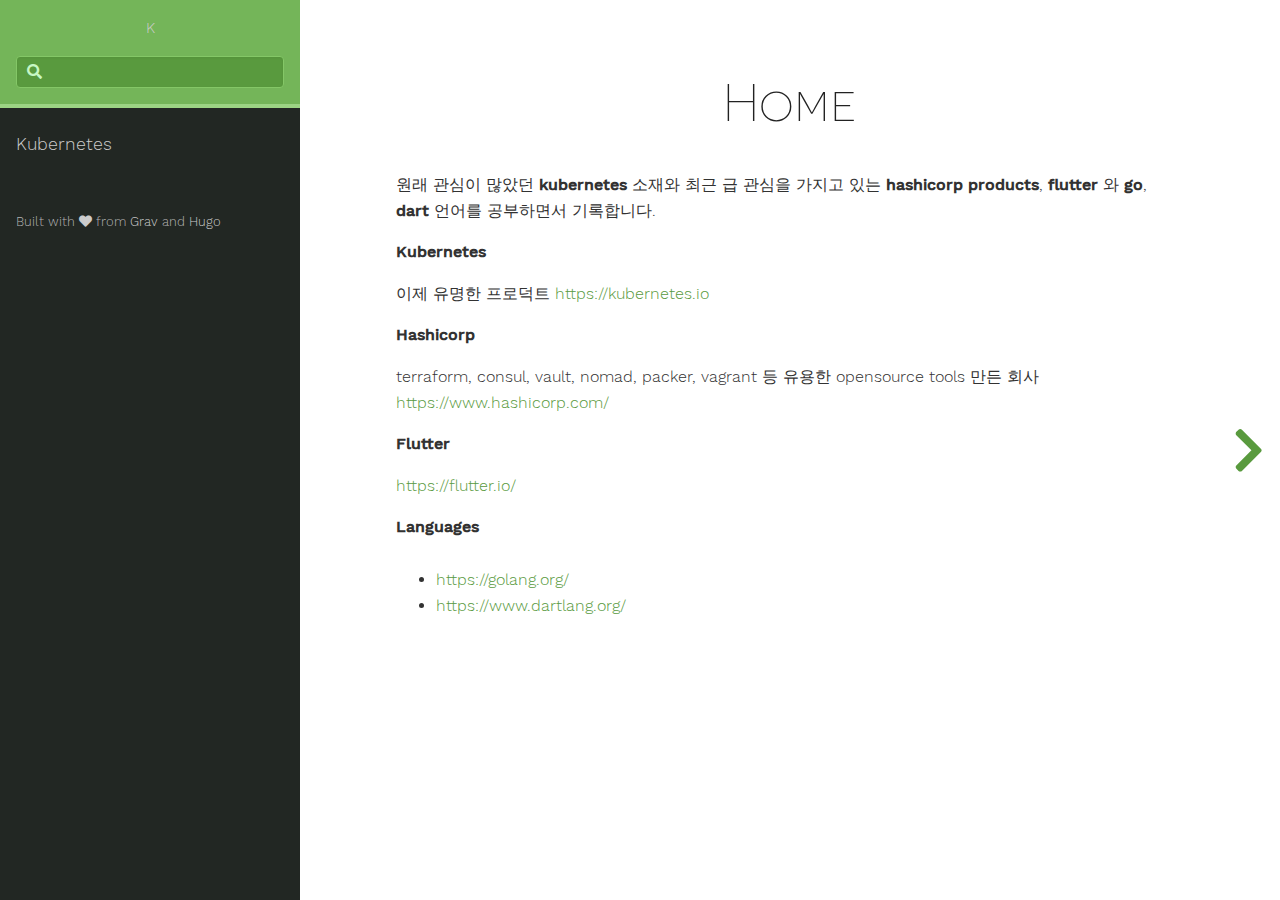
<file: index.html>
<!DOCTYPE html>
<html lang="ko" class="js csstransforms3d">
  <head>
    <meta charset="utf-8">
    <meta name="viewport" content="width=device-width, initial-scale=1.0">
    <meta name="generator" content="Hugo 0.46" />
    <meta name="description" content="">
<meta name="author" content="K">

    <link rel="shortcut icon" href="/images/favicon.png" type="image/x-icon" />
<link rel="icon" href="/images/favicon.png" type="image/x-icon" />
    <title>Home :: K</title>

    
    <link href="/css/nucleus.css?1534434552" rel="stylesheet">
    <link href="/css/fontawesome-all.min.css?1534434552" rel="stylesheet">
    <link href="/css/hybrid.css?1534434552" rel="stylesheet">
    <link href="/css/featherlight.min.css?1534434552" rel="stylesheet">
    <link href="/css/perfect-scrollbar.min.css?1534434552" rel="stylesheet">
    <link href="/css/auto-complete.css?1534434552" rel="stylesheet">
    <link href="/css/theme.css?1534434552" rel="stylesheet">
    <link href="/css/hugo-theme.css?1534434552" rel="stylesheet">
    
      <link href="/css/theme-green.css?1534434552" rel="stylesheet">
    

    <script src="/js/jquery-2.x.min.js?1534434552"></script>

    <style type="text/css">
      :root #header + #content > #left > #rlblock_left{
          display:none !important;
      }
      
    </style>
    
  </head>
  <body class="" data-url="/">
    <nav id="sidebar" class="">



  <div id="header-wrapper">
    <div id="header">
      <a href="/">K</a>
    </div>
    
        <div class="searchbox">
    <label for="search-by"><i class="fas fa-search"></i></label>
    <input data-search-input id="search-by" type="text" placeholder="">
    <span data-search-clear=""><i class="fas fa-close"></i></span>
</div>

<script type="text/javascript" src="/js/lunr.min.js?1534434552"></script>
<script type="text/javascript" src="/js/auto-complete.js?1534434552"></script>
<script type="text/javascript">
    
        var baseurl = '\/';
    
</script>
<script type="text/javascript" src="/js/search.js?1534434552"></script>

    
  </div>

    <div class="highlightable">
    <ul class="topics">

        
          
          


 
  
    
    <li data-nav-id="/k8s/" title="Kubernetes" class="dd-item 
        
        
        
        ">
      <a href="/k8s/">
          Kubernetes
          
      </a>
      
      
        <ul>
          
          
          
          
        
          
            
            


 
  
    
      <li data-nav-id="/2018/08/17/k8s-test-infra/" title="자동화 e2e 테스트 환경 구축" class="dd-item ">
        <a href="/2018/08/17/k8s-test-infra/">
        자동화 e2e 테스트 환경 구축
        
        </a>
    </li>
     
  
 

            
          
        
        </ul>
              
    </li>
  
 

          
         
    </ul>

    
    

    
    <section id="footer">
      <p>Built with <a href="https://github.com/matcornic/hugo-theme-learn"><i class="fas fa-heart"></i></a> from <a href="http://getgrav.org">Grav</a> and <a href="http://gohugo.io/">Hugo</a></p>

    </section>
  </div>
</nav>





        <section id="body">
        <div id="overlay"></div>
        <div class="padding highlightable">
              

        
        <div id="body-inner">
          

        

<span id="sidebar-toggle-span">
<a href="#" id="sidebar-toggle" data-sidebar-toggle=""><i class="fas fa-bars"></i> navigation</a>
</span>

 


<h1 id="home">Home</h1>

<p>원래 관심이 많았던 <strong>kubernetes</strong> 소재와 최근 급 관심을 가지고 있는 <strong>hashicorp products</strong>, <strong>flutter</strong> 와 <strong>go</strong>, <strong>dart</strong> 언어를 공부하면서 기록합니다.</p>

<p><strong>Kubernetes</strong></p>

<p>이제 유명한 프로덕트 <a href="https://kubernetes.io">https://kubernetes.io</a></p>

<p><strong>Hashicorp</strong></p>

<p>terraform, consul, vault, nomad, packer, vagrant 등 유용한 opensource tools 만든 회사
<a href="https://www.hashicorp.com/">https://www.hashicorp.com/</a></p>

<p><strong>Flutter</strong></p>

<p><a href="https://flutter.io/">https://flutter.io/</a></p>

<p><strong>Languages</strong></p>

<ul>
<li><a href="https://golang.org/">https://golang.org/</a></li>
<li><a href="https://www.dartlang.org/">https://www.dartlang.org/</a></li>
</ul>
	
  
        
        </div> 
        

      </div>

    <div id="navigation">
        
        
        
        
            
            
                
                    
                    
                
                

                    
                    
                        
                    
                    

                    
                        
            
            
                
                    
                        
                        
                    
                
                

                    
                    
                    

                    
                        
            
            
                
                    
                
                

                    
                    
                    

                    
            
        
                    
            
        
                    
            
        
        
        


        
        
            <a class="nav nav-next" href="/k8s/" title="Kubernetes" style="margin-right: 0px;"><i class="fas fa-chevron-right"></i></a>
        
    </div>

    </section>
    
    <div style="left: -1000px; overflow: scroll; position: absolute; top: -1000px; border: none; box-sizing: content-box; height: 200px; margin: 0px; padding: 0px; width: 200px;">
      <div style="border: none; box-sizing: content-box; height: 200px; margin: 0px; padding: 0px; width: 200px;"></div>
    </div>
    <script src="/js/clipboard.min.js?1534434552"></script>
    <script src="/js/perfect-scrollbar.min.js?1534434552"></script>
    <script src="/js/perfect-scrollbar.jquery.min.js?1534434552"></script>
    <script src="/js/jquery.sticky.js?1534434552"></script>
    <script src="/js/featherlight.min.js?1534434552"></script>
    <script src="/js/html5shiv-printshiv.min.js?1534434552"></script>
    <script src="/js/highlight.pack.js?1534434552"></script>
    <script>hljs.initHighlightingOnLoad();</script>
    <script src="/js/modernizr.custom.71422.js?1534434552"></script>
    <script src="/js/learn.js?1534434552"></script>
    <script src="/js/hugo-learn.js?1534434552"></script>

    <link href="/mermaid/mermaid.css?1534434552" type="text/css" rel="stylesheet" />
    <script src="/mermaid/mermaid.js?1534434552"></script>
    <script>
        mermaid.initialize({ startOnLoad: true });
    </script>
    <script>
(function(i,s,o,g,r,a,m){i['GoogleAnalyticsObject']=r;i[r]=i[r]||function(){
(i[r].q=i[r].q||[]).push(arguments)},i[r].l=1*new Date();a=s.createElement(o),
m=s.getElementsByTagName(o)[0];a.async=1;a.src=g;m.parentNode.insertBefore(a,m)
})(window,document,'script','https://www.google-analytics.com/analytics.js','ga');

ga('create', 'UA-123964131-1', 'auto');
ga('send', 'pageview');  
</script>
  </body>
</html>
</file>
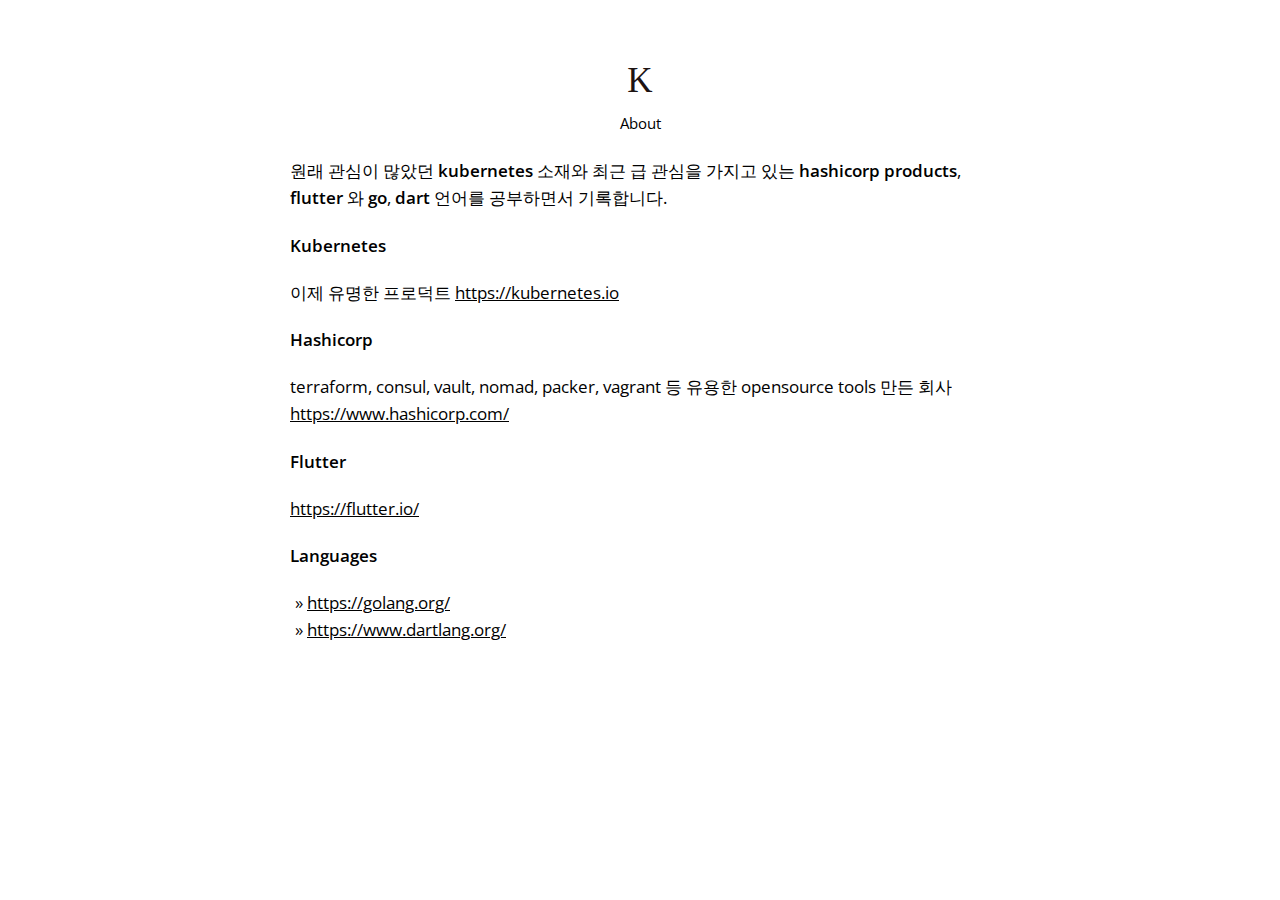
<file: about/index.html>
<!DOCTYPE html>
<html lang="ko-kr">
  <head>
    <meta charset="utf-8">
    <meta http-equiv="X-UA-Compatible" content="chrome=1">
    <meta name="HandheldFriendly" content="True">
    <meta name="MobileOptimized" content="320">
    <meta name="viewport" content="width=device-width, initial-scale=1.0">
    <meta name="referrer" content="no-referrer">
    

    
      <link href='https://fonts.googleapis.com/css?family=Open+Sans:400|Old+Standard+TT:400' rel='stylesheet' type='text/css'>
    

    <link rel="icon" type="image/png" href="/favicon_16x16.png" sizes="16x16">
    <link rel="icon" type="image/png" href="/favicon_32x32.png" sizes="32x32">
    <link rel="icon" type="image/png" href="/favicon_128x128.png" sizes="128x128">

    <title>
      
      
         About 
      
    </title>
    <link rel="canonical" href="https://gnkr8.github.io/about/">

    <style>
  * {
    border:0;
    font:inherit;
    font-size:100%;
    vertical-align:baseline;
    margin:0;
    padding:0;
    color: black;
    text-decoration-skip: ink;
  }

  body {
    font-family:'Open Sans', 'Myriad Pro', Myriad, sans-serif;
    font-size:17px;
    line-height:160%;
    color:#1d1313;
    max-width:700px;
    margin:auto;
  }

  p {
    margin: 20px 0;
  }

  a img {
    border:none;
  }

  img {
    margin: 10px auto 10px auto;
    max-width: 100%;
    display: block;
  }

  .left-justify {
    float: left;
  }

  .right-justify {
    float:right;
  }

  pre, code {
    font: 12px Consolas, "Liberation Mono", Menlo, Courier, monospace;
    background-color: #f7f7f7;
  }

  code {
    font-size: 12px;
    padding: 4px;
  }

  pre {
    margin-top: 0;
    margin-bottom: 16px;
    word-wrap: normal;
    padding: 16px;
    overflow: auto;
    font-size: 85%;
    line-height: 1.45;
  }

  pre>code {
    padding: 0;
    margin: 0;
    font-size: 100%;
    word-break: normal;
    white-space: pre;
    background: transparent;
    border: 0;
  }

  pre code {
    display: inline;
    max-width: auto;
    padding: 0;
    margin: 0;
    overflow: visible;
    line-height: inherit;
    word-wrap: normal;
    background-color: transparent;
    border: 0;
  }

  pre code::before,
  pre code::after {
    content: normal;
  }

  em,q,em,dfn {
    font-style:italic;
  }

  .sans,html .gist .gist-file .gist-meta {
    font-family:"Open Sans","Myriad Pro",Myriad,sans-serif;
  }

  .mono,pre,code,tt,p code,li code {
    font-family:Menlo,Monaco,"Andale Mono","lucida console","Courier New",monospace;
  }

  .heading,.serif,h1,h2,h3 {
    font-family:"Old Standard TT",serif;
  }

  strong {
    font-weight:600;
  }

  q:before {
    content:"\201C";
  }

  q:after {
    content:"\201D";
  }

  del,s {
    text-decoration:line-through;
  }

  blockquote {
    font-family:"Old Standard TT",serif;
    text-align:center;
    padding:50px;
  }

  blockquote p {
    display:inline-block;
    font-style:italic;
  }

  blockquote:before,blockquote:after {
    font-family:"Old Standard TT",serif;
    content:'\201C';
    font-size:35px;
    color:#403c3b;
  }

  blockquote:after {
    content:'\201D';
  }

  hr {
    width:40%;
    height: 1px;
    background:#403c3b;
    margin: 25px auto;
  }

  h1 {
    font-size:35px;
  }

  h2 {
    font-size:28px;
  }

  h3 {
    font-size:22px;
    margin-top:18px;
  }

  h1 a,h2 a,h3 a {
    text-decoration:none;
  }

  h1,h2 {
    margin-top:28px;
  }

  #sub-header, time {
    color:#403c3b;
    font-size:13px;
  }

  #sub-header {
    margin: 0 4px;
  }

  #nav h1 a {
    font-size:35px;
    color:#1d1313;
    line-height:120%;
  }

  .posts_listing a,#nav a {
    text-decoration: none;
  }

  li {
    margin-left: 20px;
  }

  ul li {
    margin-left: 5px;
  }

  ul li {
    list-style-type: none;
  }
  ul li:before {
    content:"\00BB \0020";
  }

  #nav ul li:before, .posts_listing li:before {
    content:'';
    margin-right:0;
  }

  #content {
    text-align:left;
    width:100%;
    font-size:15px;
    padding:60px 0 80px;
  }

  #content h1,#content h2 {
    margin-bottom:5px;
  }

  #content h2 {
    font-size:25px;
  }

  #content .entry-content {
    margin-top:15px;
  }

  #content time {
    margin-left:3px;
  }

  #content h1 {
    font-size:30px;
  }

  .highlight {
    margin: 10px 0;
  }

  .posts_listing {
    margin:0 0 50px;
  }

  .posts_listing li {
    margin:0 0 25px 15px;
  }

  .posts_listing li a:hover,#nav a:hover {
    text-decoration: underline;
  }

  #nav {
    text-align:center;
    position:static;
    margin-top:60px;
  }

  #nav ul {
    display: table;
    margin: 8px auto 0 auto;
  }

  #nav li {
    list-style-type:none;
    display:table-cell;
    font-size:15px;
    padding: 0 20px;
  }

  #links {
    margin: 50px 0 0 0;
  }

  #links :nth-child(2) {
    float:right;
  }

  #not-found {
    text-align: center;
  }

  #not-found a {
    font-family:"Old Standard TT",serif;
    font-size: 200px;
    text-decoration: none;
    display: inline-block;
    padding-top: 225px;
  }

  @media (max-width: 750px) {
    body {
      padding-left:20px;
      padding-right:20px;
    }

    #nav h1 a {
      font-size:28px;
    }

    #nav li {
      font-size:13px;
      padding: 0 15px;
    }

    #content {
      margin-top:0;
      padding-top:50px;
      font-size:14px;
    }

    #content h1 {
      font-size:25px;
    }

    #content h2 {
      font-size:22px;
    }

    .posts_listing li div {
      font-size:12px;
    }
  }

  @media (max-width: 400px) {
    body {
      padding-left:20px;
      padding-right:20px;
    }

    #nav h1 a {
      font-size:22px;
    }

    #nav li {
      font-size:12px;
      padding: 0 10px;
    }

    #content {
      margin-top:0;
      padding-top:20px;
      font-size:12px;
    }

    #content h1 {
      font-size:20px;
    }

    #content h2 {
      font-size:18px;
    }

    .posts_listing li div{
      font-size:12px;
    }
  }
</style>


    
      <link href="https://gnkr8.github.io/about/index.xml" rel="alternate" type="application/rss+xml" title="K" />
    
  </head>

  <body>
    <section id=nav>
      <h1><a href="/">K</a></h1>
      <ul>
        
          <li><a href="/about">About</a></li>
        
      </ul>
    </section>


<p>원래 관심이 많았던 <strong>kubernetes</strong> 소재와 최근 급 관심을 가지고 있는 <strong>hashicorp products</strong>, <strong>flutter</strong> 와 <strong>go</strong>, <strong>dart</strong> 언어를 공부하면서 기록합니다.</p>

<p><strong>Kubernetes</strong></p>

<p>이제 유명한 프로덕트 <a href="https://kubernetes.io">https://kubernetes.io</a></p>

<p><strong>Hashicorp</strong></p>

<p>terraform, consul, vault, nomad, packer, vagrant 등 유용한 opensource tools 만든 회사
<a href="https://www.hashicorp.com/">https://www.hashicorp.com/</a></p>

<p><strong>Flutter</strong></p>

<p><a href="https://flutter.io/">https://flutter.io/</a></p>

<p><strong>Languages</strong></p>

<ul>
<li><a href="https://golang.org/">https://golang.org/</a></li>
<li><a href="https://www.dartlang.org/">https://www.dartlang.org/</a></li>
</ul>


<footer class=" footline" >
	
</footer>

  
<script>
var doNotTrack = false;
if (!doNotTrack) {
	window.ga=window.ga||function(){(ga.q=ga.q||[]).push(arguments)};ga.l=+new Date;
	ga('create', 'UA-123964131-1', 'auto');
	
	ga('send', 'pageview');
}
</script>
<script async src='https://www.google-analytics.com/analytics.js'></script>

</body>
</html>
</file>
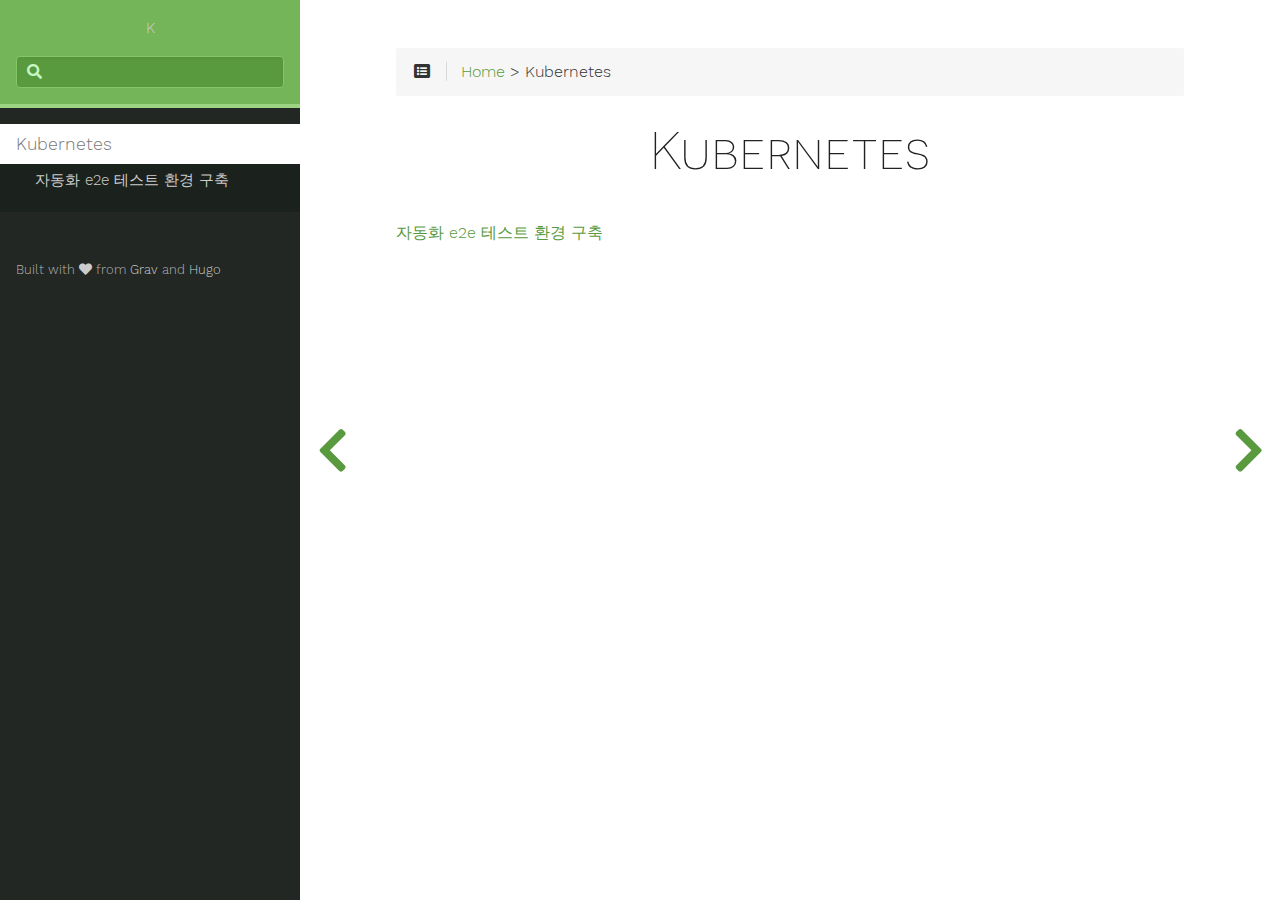
<file: k8s/index.html>
<!DOCTYPE html>
<html lang="ko" class="js csstransforms3d">
  <head>
    <meta charset="utf-8">
    <meta name="viewport" content="width=device-width, initial-scale=1.0">
    <meta name="generator" content="Hugo 0.46" />
    <meta name="description" content="">
<meta name="author" content="K">

    <link rel="shortcut icon" href="/images/favicon.png" type="image/x-icon" />
<link rel="icon" href="/images/favicon.png" type="image/x-icon" />
    <title>Kubernetes :: K</title>

    
    <link href="/css/nucleus.css?1534434552" rel="stylesheet">
    <link href="/css/fontawesome-all.min.css?1534434552" rel="stylesheet">
    <link href="/css/hybrid.css?1534434552" rel="stylesheet">
    <link href="/css/featherlight.min.css?1534434552" rel="stylesheet">
    <link href="/css/perfect-scrollbar.min.css?1534434552" rel="stylesheet">
    <link href="/css/auto-complete.css?1534434552" rel="stylesheet">
    <link href="/css/theme.css?1534434552" rel="stylesheet">
    <link href="/css/hugo-theme.css?1534434552" rel="stylesheet">
    
      <link href="/css/theme-green.css?1534434552" rel="stylesheet">
    

    <script src="/js/jquery-2.x.min.js?1534434552"></script>

    <style type="text/css">
      :root #header + #content > #left > #rlblock_left{
          display:none !important;
      }
      
    </style>
    
  </head>
  <body class="" data-url="/k8s/">
    <nav id="sidebar" class="">



  <div id="header-wrapper">
    <div id="header">
      <a href="/">K</a>
    </div>
    
        <div class="searchbox">
    <label for="search-by"><i class="fas fa-search"></i></label>
    <input data-search-input id="search-by" type="text" placeholder="">
    <span data-search-clear=""><i class="fas fa-close"></i></span>
</div>

<script type="text/javascript" src="/js/lunr.min.js?1534434552"></script>
<script type="text/javascript" src="/js/auto-complete.js?1534434552"></script>
<script type="text/javascript">
    
        var baseurl = '\/';
    
</script>
<script type="text/javascript" src="/js/search.js?1534434552"></script>

    
  </div>

    <div class="highlightable">
    <ul class="topics">

        
          
          


 
  
    
    <li data-nav-id="/k8s/" title="Kubernetes" class="dd-item 
        parent
        active
        
        ">
      <a href="/k8s/">
          Kubernetes
          
      </a>
      
      
        <ul>
          
          
          
          
        
          
            
            


 
  
    
      <li data-nav-id="/2018/08/17/k8s-test-infra/" title="자동화 e2e 테스트 환경 구축" class="dd-item ">
        <a href="/2018/08/17/k8s-test-infra/">
        자동화 e2e 테스트 환경 구축
        
        </a>
    </li>
     
  
 

            
          
        
        </ul>
              
    </li>
  
 

          
         
    </ul>

    
    

    
    <section id="footer">
      <p>Built with <a href="https://github.com/matcornic/hugo-theme-learn"><i class="fas fa-heart"></i></a> from <a href="http://getgrav.org">Grav</a> and <a href="http://gohugo.io/">Hugo</a></p>

    </section>
  </div>
</nav>





        <section id="body">
        <div id="overlay"></div>
        <div class="padding highlightable">
              
              <div>
                <div id="top-bar">
                
                
                <div id="breadcrumbs" itemscope="" itemtype="http://data-vocabulary.org/Breadcrumb">
                    <span id="sidebar-toggle-span">
                        <a href="#" id="sidebar-toggle" data-sidebar-toggle="">
                          <i class="fas fa-bars"></i>
                        </a>
                    </span>
                  
                  <span id="toc-menu"><i class="fas fa-list-alt"></i></span>
                  
                  <span class="links">
                    
          
          
            
            
          
          
            <a href='/'>Home</a> > Kubernetes
          
         
          
           
                  </span>
                </div>
                
                    <div class="progress">
    <div class="wrapper">

    </div>
</div>

                
              </div>
            </div>
            

        
        <div id="body-inner">
          
            <h1>Kubernetes</h1>
          

        


<p><a href="/2018/08/17/k8s-test-infra/">자동화 e2e 테스트 환경 구축</a></p>


<footer class=" footline" >
	
</footer>

        
        </div> 
        

      </div>

    <div id="navigation">
        
        
        
        
            
            
                
                    
                    
                
                

                    
                    
                        
                    
                    

                    
                        
            
            
                
                    
                    
                
                

                    
                    
                    

                    
                        
            
            
                
                    
                        
                        
                    
                
                

                    
                    
                    

                    
            
        
                    
            
        
                    
            
        
        
        


        
            <a class="nav nav-prev" href="/" title="Home"> <i class="fas fa-chevron-left"></i></a>
        
        
            <a class="nav nav-next" href="/2018/08/17/k8s-test-infra/" title="자동화 e2e 테스트 환경 구축" style="margin-right: 0px;"><i class="fas fa-chevron-right"></i></a>
        
    </div>

    </section>
    
    <div style="left: -1000px; overflow: scroll; position: absolute; top: -1000px; border: none; box-sizing: content-box; height: 200px; margin: 0px; padding: 0px; width: 200px;">
      <div style="border: none; box-sizing: content-box; height: 200px; margin: 0px; padding: 0px; width: 200px;"></div>
    </div>
    <script src="/js/clipboard.min.js?1534434552"></script>
    <script src="/js/perfect-scrollbar.min.js?1534434552"></script>
    <script src="/js/perfect-scrollbar.jquery.min.js?1534434552"></script>
    <script src="/js/jquery.sticky.js?1534434552"></script>
    <script src="/js/featherlight.min.js?1534434552"></script>
    <script src="/js/html5shiv-printshiv.min.js?1534434552"></script>
    <script src="/js/highlight.pack.js?1534434552"></script>
    <script>hljs.initHighlightingOnLoad();</script>
    <script src="/js/modernizr.custom.71422.js?1534434552"></script>
    <script src="/js/learn.js?1534434552"></script>
    <script src="/js/hugo-learn.js?1534434552"></script>

    <link href="/mermaid/mermaid.css?1534434552" type="text/css" rel="stylesheet" />
    <script src="/mermaid/mermaid.js?1534434552"></script>
    <script>
        mermaid.initialize({ startOnLoad: true });
    </script>
    <script>
(function(i,s,o,g,r,a,m){i['GoogleAnalyticsObject']=r;i[r]=i[r]||function(){
(i[r].q=i[r].q||[]).push(arguments)},i[r].l=1*new Date();a=s.createElement(o),
m=s.getElementsByTagName(o)[0];a.async=1;a.src=g;m.parentNode.insertBefore(a,m)
})(window,document,'script','https://www.google-analytics.com/analytics.js','ga');

ga('create', 'UA-123964131-1', 'auto');
ga('send', 'pageview');  
</script>
  </body>
</html>
</file>
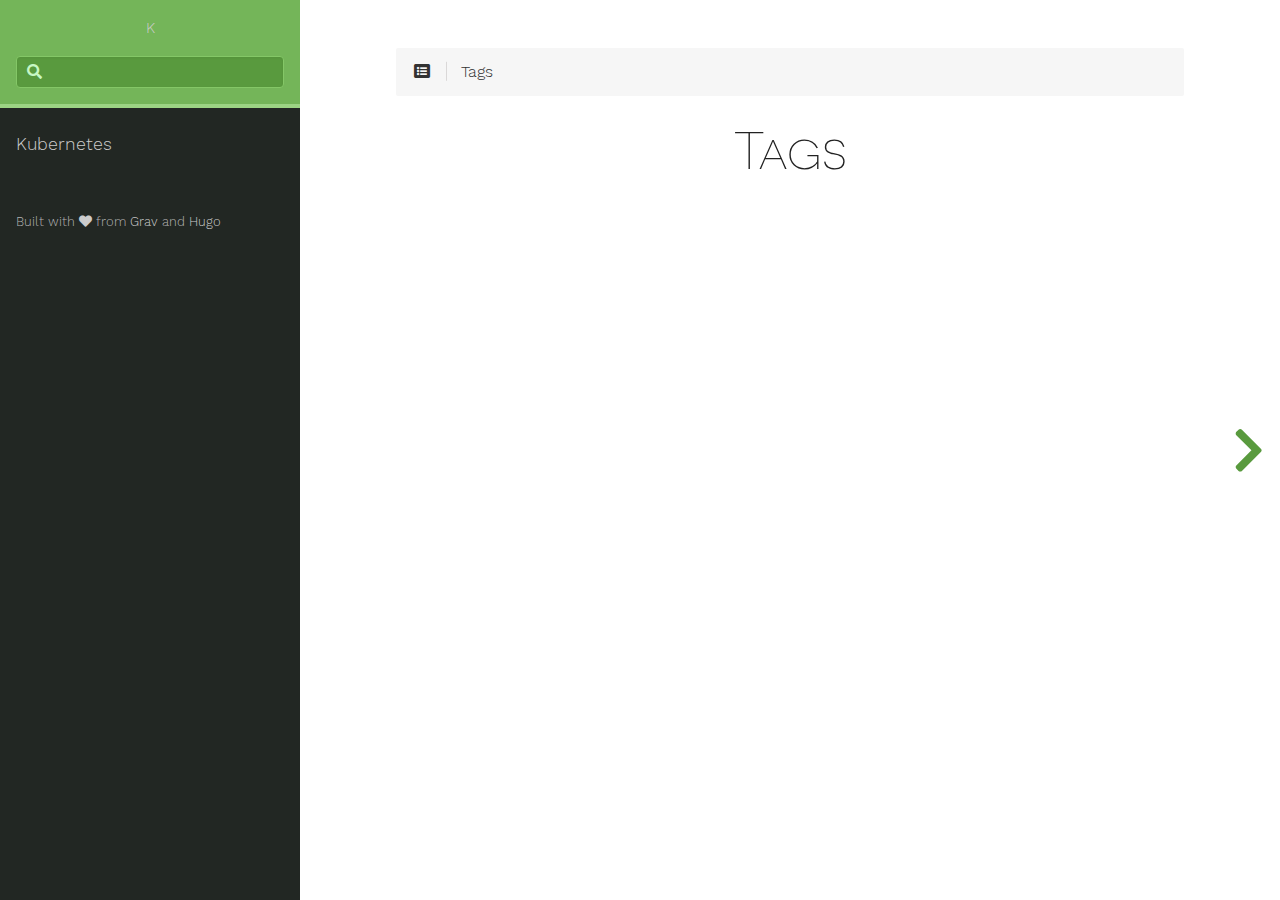
<file: tags/index.html>
<!DOCTYPE html>
<html lang="ko" class="js csstransforms3d">
  <head>
    <meta charset="utf-8">
    <meta name="viewport" content="width=device-width, initial-scale=1.0">
    <meta name="generator" content="Hugo 0.46" />
    <meta name="description" content="">
<meta name="author" content="K">

    <link rel="shortcut icon" href="/images/favicon.png" type="image/x-icon" />
<link rel="icon" href="/images/favicon.png" type="image/x-icon" />
    <title>Tags :: K</title>

    
    <link href="/css/nucleus.css?1534434552" rel="stylesheet">
    <link href="/css/fontawesome-all.min.css?1534434552" rel="stylesheet">
    <link href="/css/hybrid.css?1534434552" rel="stylesheet">
    <link href="/css/featherlight.min.css?1534434552" rel="stylesheet">
    <link href="/css/perfect-scrollbar.min.css?1534434552" rel="stylesheet">
    <link href="/css/auto-complete.css?1534434552" rel="stylesheet">
    <link href="/css/theme.css?1534434552" rel="stylesheet">
    <link href="/css/hugo-theme.css?1534434552" rel="stylesheet">
    
      <link href="/css/theme-green.css?1534434552" rel="stylesheet">
    

    <script src="/js/jquery-2.x.min.js?1534434552"></script>

    <style type="text/css">
      :root #header + #content > #left > #rlblock_left{
          display:none !important;
      }
      
    </style>
    
  </head>
  <body class="" data-url="/tags/">
    <nav id="sidebar" class="">



  <div id="header-wrapper">
    <div id="header">
      <a href="/">K</a>
    </div>
    
        <div class="searchbox">
    <label for="search-by"><i class="fas fa-search"></i></label>
    <input data-search-input id="search-by" type="text" placeholder="">
    <span data-search-clear=""><i class="fas fa-close"></i></span>
</div>

<script type="text/javascript" src="/js/lunr.min.js?1534434552"></script>
<script type="text/javascript" src="/js/auto-complete.js?1534434552"></script>
<script type="text/javascript">
    
        var baseurl = '\/';
    
</script>
<script type="text/javascript" src="/js/search.js?1534434552"></script>

    
  </div>

    <div class="highlightable">
    <ul class="topics">

        
          
          


 
  
    
    <li data-nav-id="/k8s/" title="Kubernetes" class="dd-item 
        
        
        
        ">
      <a href="/k8s/">
          Kubernetes
          
      </a>
      
      
        <ul>
          
          
          
          
        
          
            
            


 
  
    
      <li data-nav-id="/2018/08/17/k8s-test-infra/" title="자동화 e2e 테스트 환경 구축" class="dd-item ">
        <a href="/2018/08/17/k8s-test-infra/">
        자동화 e2e 테스트 환경 구축
        
        </a>
    </li>
     
  
 

            
          
        
        </ul>
              
    </li>
  
 

          
         
    </ul>

    
    

    
    <section id="footer">
      <p>Built with <a href="https://github.com/matcornic/hugo-theme-learn"><i class="fas fa-heart"></i></a> from <a href="http://getgrav.org">Grav</a> and <a href="http://gohugo.io/">Hugo</a></p>

    </section>
  </div>
</nav>





        <section id="body">
        <div id="overlay"></div>
        <div class="padding highlightable">
              
              <div>
                <div id="top-bar">
                
                
                <div id="breadcrumbs" itemscope="" itemtype="http://data-vocabulary.org/Breadcrumb">
                    <span id="sidebar-toggle-span">
                        <a href="#" id="sidebar-toggle" data-sidebar-toggle="">
                          <i class="fas fa-bars"></i>
                        </a>
                    </span>
                  
                  <span id="toc-menu"><i class="fas fa-list-alt"></i></span>
                  
                  <span class="links">
                    
          
          
            Tags
          
           
                  </span>
                </div>
                
                    <div class="progress">
    <div class="wrapper">

    </div>
</div>

                
              </div>
            </div>
            

        
        <div id="body-inner">
          
            <h1>Tags</h1>
          

        




<footer class=" footline" >
	
</footer>

        
        </div> 
        

      </div>

    <div id="navigation">
        
        
        
        
            
            
                
                    
                    
                
                

                    
                    
                        
                    
                    

                    
                        
            
            
                
                    
                        
                        
                    
                
                

                    
                    
                    

                    
                        
            
            
                
                    
                
                

                    
                    
                    

                    
            
        
                    
            
        
                    
            
        
        
        


        
        
            <a class="nav nav-next" href="/k8s/" title="Kubernetes" style="margin-right: 0px;"><i class="fas fa-chevron-right"></i></a>
        
    </div>

    </section>
    
    <div style="left: -1000px; overflow: scroll; position: absolute; top: -1000px; border: none; box-sizing: content-box; height: 200px; margin: 0px; padding: 0px; width: 200px;">
      <div style="border: none; box-sizing: content-box; height: 200px; margin: 0px; padding: 0px; width: 200px;"></div>
    </div>
    <script src="/js/clipboard.min.js?1534434552"></script>
    <script src="/js/perfect-scrollbar.min.js?1534434552"></script>
    <script src="/js/perfect-scrollbar.jquery.min.js?1534434552"></script>
    <script src="/js/jquery.sticky.js?1534434552"></script>
    <script src="/js/featherlight.min.js?1534434552"></script>
    <script src="/js/html5shiv-printshiv.min.js?1534434552"></script>
    <script src="/js/highlight.pack.js?1534434552"></script>
    <script>hljs.initHighlightingOnLoad();</script>
    <script src="/js/modernizr.custom.71422.js?1534434552"></script>
    <script src="/js/learn.js?1534434552"></script>
    <script src="/js/hugo-learn.js?1534434552"></script>

    <link href="/mermaid/mermaid.css?1534434552" type="text/css" rel="stylesheet" />
    <script src="/mermaid/mermaid.js?1534434552"></script>
    <script>
        mermaid.initialize({ startOnLoad: true });
    </script>
    <script>
(function(i,s,o,g,r,a,m){i['GoogleAnalyticsObject']=r;i[r]=i[r]||function(){
(i[r].q=i[r].q||[]).push(arguments)},i[r].l=1*new Date();a=s.createElement(o),
m=s.getElementsByTagName(o)[0];a.async=1;a.src=g;m.parentNode.insertBefore(a,m)
})(window,document,'script','https://www.google-analytics.com/analytics.js','ga');

ga('create', 'UA-123964131-1', 'auto');
ga('send', 'pageview');  
</script>
  </body>
</html>
</file>
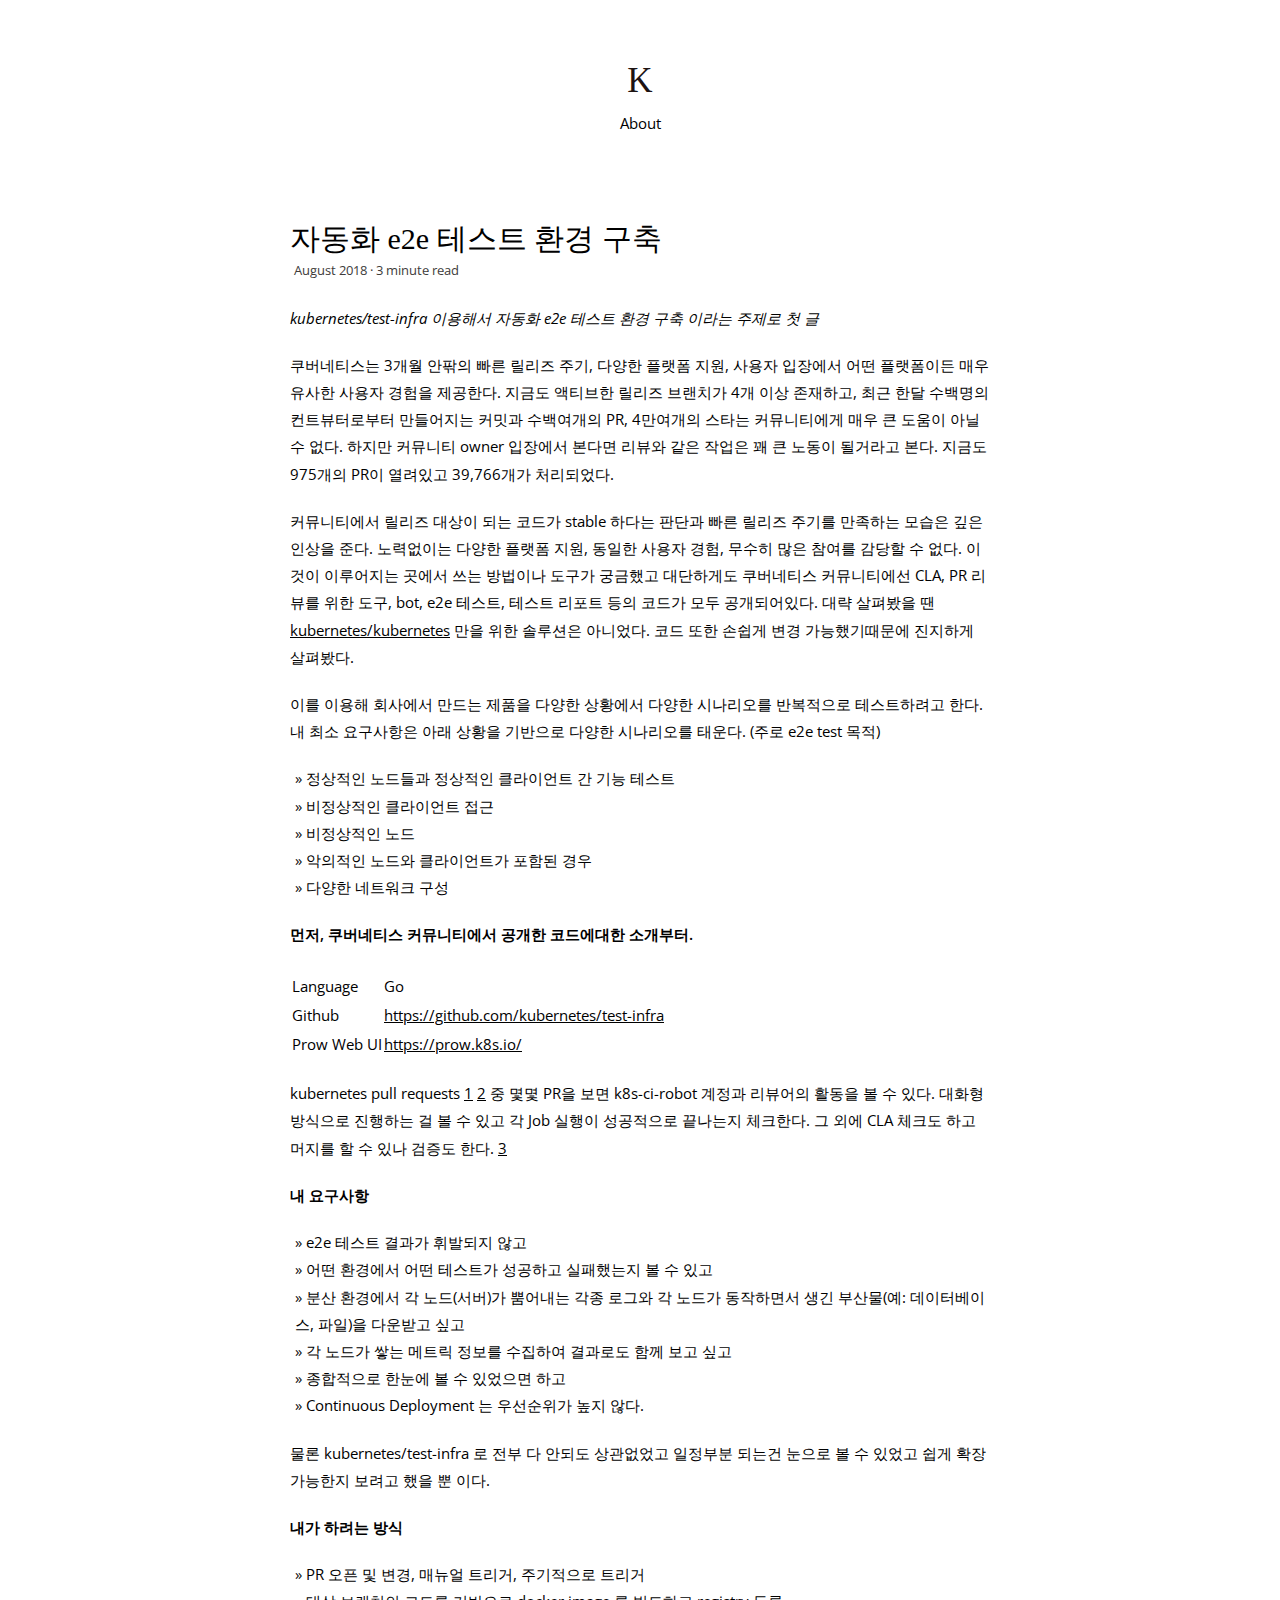
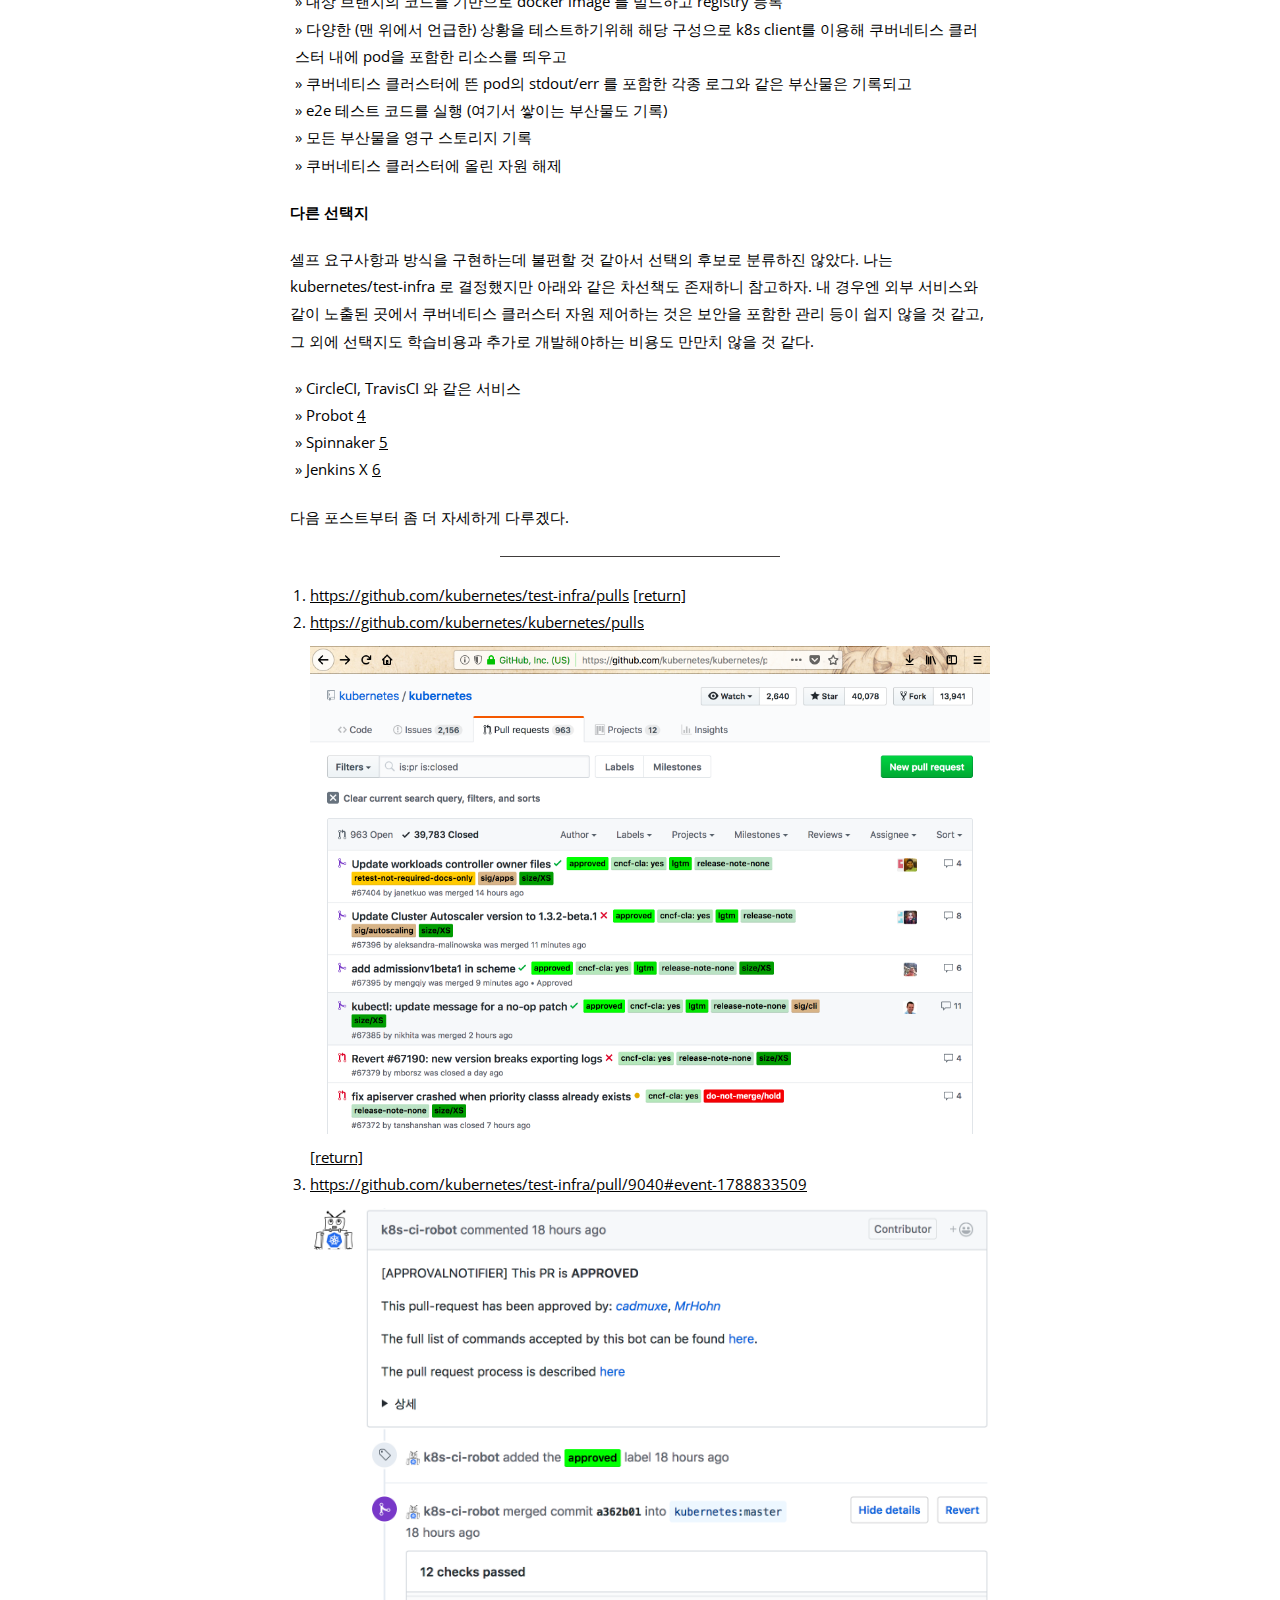
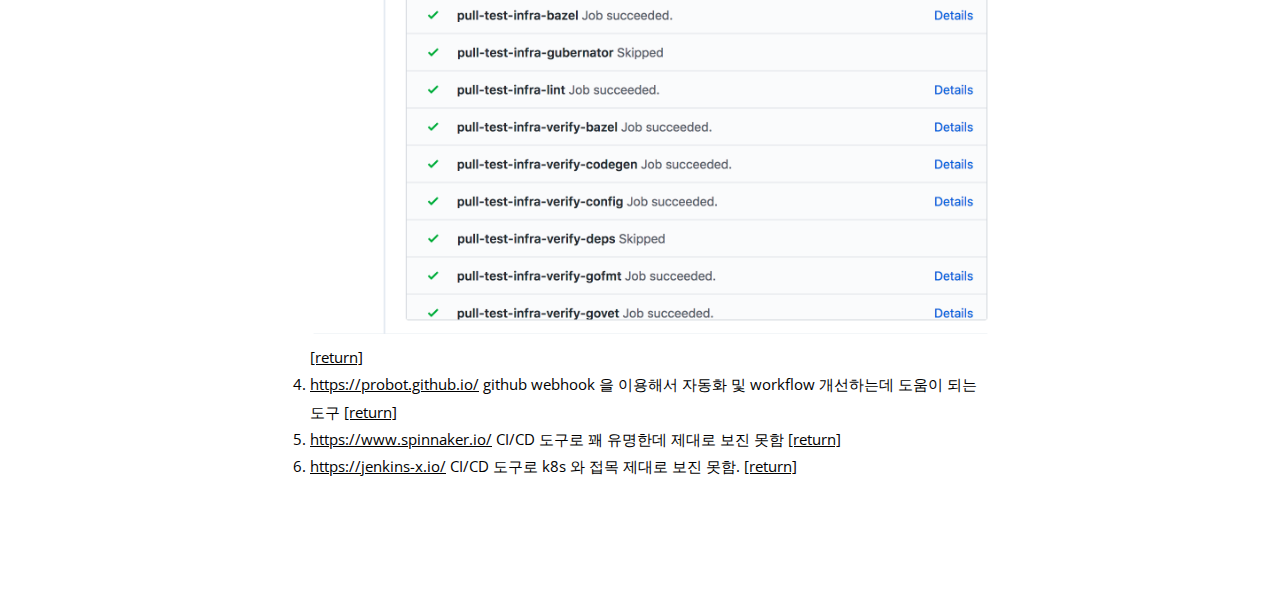
<file: post/k8s-test-infra/index.html>
<!DOCTYPE html>
<html lang="ko-kr">
  <head>
    <meta charset="utf-8">
    <meta http-equiv="X-UA-Compatible" content="chrome=1">
    <meta name="HandheldFriendly" content="True">
    <meta name="MobileOptimized" content="320">
    <meta name="viewport" content="width=device-width, initial-scale=1.0">
    <meta name="referrer" content="no-referrer">
    

    
      <link href='https://fonts.googleapis.com/css?family=Open+Sans:400|Old+Standard+TT:400' rel='stylesheet' type='text/css'>
    

    <link rel="icon" type="image/png" href="/favicon_16x16.png" sizes="16x16">
    <link rel="icon" type="image/png" href="/favicon_32x32.png" sizes="32x32">
    <link rel="icon" type="image/png" href="/favicon_128x128.png" sizes="128x128">

    <title>
      
      
         자동화 e2e 테스트 환경 구축 
      
    </title>
    <link rel="canonical" href="https://gnkr8.github.io/post/k8s-test-infra/">

    <style>
  * {
    border:0;
    font:inherit;
    font-size:100%;
    vertical-align:baseline;
    margin:0;
    padding:0;
    color: black;
    text-decoration-skip: ink;
  }

  body {
    font-family:'Open Sans', 'Myriad Pro', Myriad, sans-serif;
    font-size:17px;
    line-height:160%;
    color:#1d1313;
    max-width:700px;
    margin:auto;
  }

  p {
    margin: 20px 0;
  }

  a img {
    border:none;
  }

  img {
    margin: 10px auto 10px auto;
    max-width: 100%;
    display: block;
  }

  .left-justify {
    float: left;
  }

  .right-justify {
    float:right;
  }

  pre, code {
    font: 12px Consolas, "Liberation Mono", Menlo, Courier, monospace;
    background-color: #f7f7f7;
  }

  code {
    font-size: 12px;
    padding: 4px;
  }

  pre {
    margin-top: 0;
    margin-bottom: 16px;
    word-wrap: normal;
    padding: 16px;
    overflow: auto;
    font-size: 85%;
    line-height: 1.45;
  }

  pre>code {
    padding: 0;
    margin: 0;
    font-size: 100%;
    word-break: normal;
    white-space: pre;
    background: transparent;
    border: 0;
  }

  pre code {
    display: inline;
    max-width: auto;
    padding: 0;
    margin: 0;
    overflow: visible;
    line-height: inherit;
    word-wrap: normal;
    background-color: transparent;
    border: 0;
  }

  pre code::before,
  pre code::after {
    content: normal;
  }

  em,q,em,dfn {
    font-style:italic;
  }

  .sans,html .gist .gist-file .gist-meta {
    font-family:"Open Sans","Myriad Pro",Myriad,sans-serif;
  }

  .mono,pre,code,tt,p code,li code {
    font-family:Menlo,Monaco,"Andale Mono","lucida console","Courier New",monospace;
  }

  .heading,.serif,h1,h2,h3 {
    font-family:"Old Standard TT",serif;
  }

  strong {
    font-weight:600;
  }

  q:before {
    content:"\201C";
  }

  q:after {
    content:"\201D";
  }

  del,s {
    text-decoration:line-through;
  }

  blockquote {
    font-family:"Old Standard TT",serif;
    text-align:center;
    padding:50px;
  }

  blockquote p {
    display:inline-block;
    font-style:italic;
  }

  blockquote:before,blockquote:after {
    font-family:"Old Standard TT",serif;
    content:'\201C';
    font-size:35px;
    color:#403c3b;
  }

  blockquote:after {
    content:'\201D';
  }

  hr {
    width:40%;
    height: 1px;
    background:#403c3b;
    margin: 25px auto;
  }

  h1 {
    font-size:35px;
  }

  h2 {
    font-size:28px;
  }

  h3 {
    font-size:22px;
    margin-top:18px;
  }

  h1 a,h2 a,h3 a {
    text-decoration:none;
  }

  h1,h2 {
    margin-top:28px;
  }

  #sub-header, time {
    color:#403c3b;
    font-size:13px;
  }

  #sub-header {
    margin: 0 4px;
  }

  #nav h1 a {
    font-size:35px;
    color:#1d1313;
    line-height:120%;
  }

  .posts_listing a,#nav a {
    text-decoration: none;
  }

  li {
    margin-left: 20px;
  }

  ul li {
    margin-left: 5px;
  }

  ul li {
    list-style-type: none;
  }
  ul li:before {
    content:"\00BB \0020";
  }

  #nav ul li:before, .posts_listing li:before {
    content:'';
    margin-right:0;
  }

  #content {
    text-align:left;
    width:100%;
    font-size:15px;
    padding:60px 0 80px;
  }

  #content h1,#content h2 {
    margin-bottom:5px;
  }

  #content h2 {
    font-size:25px;
  }

  #content .entry-content {
    margin-top:15px;
  }

  #content time {
    margin-left:3px;
  }

  #content h1 {
    font-size:30px;
  }

  .highlight {
    margin: 10px 0;
  }

  .posts_listing {
    margin:0 0 50px;
  }

  .posts_listing li {
    margin:0 0 25px 15px;
  }

  .posts_listing li a:hover,#nav a:hover {
    text-decoration: underline;
  }

  #nav {
    text-align:center;
    position:static;
    margin-top:60px;
  }

  #nav ul {
    display: table;
    margin: 8px auto 0 auto;
  }

  #nav li {
    list-style-type:none;
    display:table-cell;
    font-size:15px;
    padding: 0 20px;
  }

  #links {
    margin: 50px 0 0 0;
  }

  #links :nth-child(2) {
    float:right;
  }

  #not-found {
    text-align: center;
  }

  #not-found a {
    font-family:"Old Standard TT",serif;
    font-size: 200px;
    text-decoration: none;
    display: inline-block;
    padding-top: 225px;
  }

  @media (max-width: 750px) {
    body {
      padding-left:20px;
      padding-right:20px;
    }

    #nav h1 a {
      font-size:28px;
    }

    #nav li {
      font-size:13px;
      padding: 0 15px;
    }

    #content {
      margin-top:0;
      padding-top:50px;
      font-size:14px;
    }

    #content h1 {
      font-size:25px;
    }

    #content h2 {
      font-size:22px;
    }

    .posts_listing li div {
      font-size:12px;
    }
  }

  @media (max-width: 400px) {
    body {
      padding-left:20px;
      padding-right:20px;
    }

    #nav h1 a {
      font-size:22px;
    }

    #nav li {
      font-size:12px;
      padding: 0 10px;
    }

    #content {
      margin-top:0;
      padding-top:20px;
      font-size:12px;
    }

    #content h1 {
      font-size:20px;
    }

    #content h2 {
      font-size:18px;
    }

    .posts_listing li div{
      font-size:12px;
    }
  }
</style>


    
  </head>

  <body>
    <section id=nav>
      <h1><a href="/">K</a></h1>
      <ul>
        
          <li><a href="/about">About</a></li>
        
      </ul>
    </section>


<section id=content>
  <h1> 자동화 e2e 테스트 환경 구축 </h1>

  
    <div id=sub-header>
      August 2018 · 3 minute read
    </div>
  

  <div class="entry-content">
    <p><em>kubernetes/test-infra 이용해서 자동화 e2e 테스트 환경 구축 이라는 주제로 첫 글</em></p>

<p>쿠버네티스는 3개월 안팎의 빠른 릴리즈 주기, 다양한 플랫폼 지원, 사용자 입장에서 어떤 플랫폼이든 매우 유사한 사용자 경험을 제공한다. 지금도 액티브한 릴리즈 브랜치가 4개 이상 존재하고, 최근 한달 수백명의 컨트뷰터로부터 만들어지는 커밋과 수백여개의 PR, 4만여개의 스타는 커뮤니티에게 매우 큰 도움이 아닐 수 없다. 하지만 커뮤니티 owner 입장에서 본다면 리뷰와 같은 작업은 꽤 큰 노동이 될거라고 본다. 지금도 975개의 PR이 열려있고 39,766개가 처리되었다.</p>

<p>커뮤니티에서 릴리즈 대상이 되는 코드가 stable 하다는 판단과 빠른 릴리즈 주기를 만족하는 모습은 깊은 인상을 준다. 노력없이는 다양한 플랫폼 지원, 동일한 사용자 경험, 무수히 많은 참여를 감당할 수 없다. 이것이 이루어지는 곳에서 쓰는 방법이나 도구가 궁금했고 대단하게도 쿠버네티스 커뮤니티에선 CLA, PR 리뷰를 위한 도구, bot, e2e 테스트, 테스트 리포트 등의 코드가 모두 공개되어있다. 대략 살펴봤을 땐 <a href="https://github.com/kubernetes/kubernetes">kubernetes/kubernetes</a> 만을 위한 솔루션은 아니었다. 코드 또한 손쉽게 변경 가능했기때문에 진지하게 살펴봤다.</p>

<p>이를 이용해 회사에서 만드는 제품을 다양한 상황에서 다양한 시나리오를 반복적으로 테스트하려고 한다.
내 최소 요구사항은 아래 상황을 기반으로 다양한 시나리오를 태운다. (주로 e2e test 목적)</p>

<ul>
<li>정상적인 노드들과 정상적인 클라이언트 간 기능 테스트</li>
<li>비정상적인 클라이언트 접근</li>
<li>비정상적인 노드</li>
<li>악의적인 노드와 클라이언트가 포함된 경우</li>
<li>다양한 네트워크 구성</li>
</ul>

<p><strong>먼저, 쿠버네티스 커뮤니티에서 공개한 코드에대한 소개부터.</strong></p>

<table>
<thead>
<tr>
<th></th>
<th></th>
</tr>
</thead>

<tbody>
<tr>
<td>Language</td>
<td>Go</td>
</tr>

<tr>
<td>Github</td>
<td><a href="https://github.com/kubernetes/test-infra">https://github.com/kubernetes/test-infra</a></td>
</tr>

<tr>
<td>Prow Web UI</td>
<td><a href="https://prow.k8s.io/">https://prow.k8s.io/</a></td>
</tr>
</tbody>
</table>

<p>kubernetes pull requests <sup class="footnote-ref" id="fnref:1"><a href="#fn:1">1</a></sup> <sup class="footnote-ref" id="fnref:2"><a href="#fn:2">2</a></sup> 중 몇몇 PR을 보면 k8s-ci-robot 계정과 리뷰어의 활동을 볼 수 있다. 대화형 방식으로 진행하는 걸 볼 수 있고 각 Job 실행이 성공적으로 끝나는지 체크한다. 그 외에 CLA 체크도 하고 머지를 할 수 있나 검증도 한다. <sup class="footnote-ref" id="fnref:3"><a href="#fn:3">3</a></sup></p>

<p><strong>내 요구사항</strong></p>

<ul>
<li>e2e 테스트 결과가 휘발되지 않고</li>
<li>어떤 환경에서 어떤 테스트가 성공하고 실패했는지 볼 수 있고</li>
<li>분산 환경에서 각 노드(서버)가 뿜어내는 각종 로그와 각 노드가 동작하면서 생긴 부산물(예: 데이터베이스, 파일)을 다운받고 싶고</li>
<li>각 노드가 쌓는 메트릭 정보를 수집하여 결과로도 함께 보고 싶고</li>
<li>종합적으로 한눈에 볼 수 있었으면 하고</li>
<li>Continuous Deployment 는 우선순위가 높지 않다.</li>
</ul>

<p>물론 kubernetes/test-infra 로 전부 다 안되도 상관없었고 일정부분 되는건 눈으로 볼 수 있었고 쉽게 확장 가능한지 보려고 했을 뿐 이다.</p>

<p><strong>내가 하려는 방식</strong></p>

<ul>
<li>PR 오픈 및 변경, 매뉴얼 트리거, 주기적으로 트리거</li>
<li>대상 브랜치의 코드를 기반으로 docker image 를 빌드하고 registry 등록</li>
<li>다양한 (맨 위에서 언급한) 상황을 테스트하기위해 해당 구성으로 k8s client를 이용해 쿠버네티스 클러스터 내에 pod을 포함한 리소스를 띄우고</li>
<li>쿠버네티스 클러스터에 뜬 pod의 stdout/err 를 포함한 각종 로그와 같은 부산물은 기록되고</li>
<li>e2e 테스트 코드를 실행 (여기서 쌓이는 부산물도 기록)</li>
<li>모든 부산물을 영구 스토리지 기록</li>
<li>쿠버네티스 클러스터에 올린 자원 해제</li>
</ul>

<p><strong>다른 선택지</strong></p>

<p>셀프 요구사항과 방식을 구현하는데 불편할 것 같아서 선택의 후보로 분류하진 않았다. 나는 kubernetes/test-infra 로 결정했지만 아래와 같은 차선책도 존재하니 참고하자. 내 경우엔 외부 서비스와 같이 노출된 곳에서 쿠버네티스 클러스터 자원 제어하는 것은 보안을 포함한 관리 등이 쉽지 않을 것 같고, 그 외에 선택지도 학습비용과 추가로 개발해야하는 비용도 만만치 않을 것 같다.</p>

<ul>
<li>CircleCI, TravisCI 와 같은 서비스</li>
<li>Probot <sup class="footnote-ref" id="fnref:4"><a href="#fn:4">4</a></sup></li>
<li>Spinnaker <sup class="footnote-ref" id="fnref:5"><a href="#fn:5">5</a></sup></li>
<li>Jenkins X <sup class="footnote-ref" id="fnref:6"><a href="#fn:6">6</a></sup></li>
</ul>

<p>다음 포스트부터 좀 더 자세하게 다루겠다.</p>
<div class="footnotes">

<hr />

<ol>
<li id="fn:1"><a href="https://github.com/kubernetes/test-infra/pulls">https://github.com/kubernetes/test-infra/pulls</a>
 <a class="footnote-return" href="#fnref:1"><sup>[return]</sup></a></li>
<li id="fn:2"><a href="https://github.com/kubernetes/kubernetes/pulls">https://github.com/kubernetes/kubernetes/pulls</a> <img src="/k8s/20180815-k8s-pulls.png" alt="k8s pulls" />
 <a class="footnote-return" href="#fnref:2"><sup>[return]</sup></a></li>
<li id="fn:3"><a href="https://github.com/kubernetes/test-infra/pull/9040#event-1788833509">https://github.com/kubernetes/test-infra/pull/9040#event-1788833509</a> <img src="/k8s/20180815-k8s-pr-9040.png" alt="k8s/test-infra 9040 pr" />
 <a class="footnote-return" href="#fnref:3"><sup>[return]</sup></a></li>
<li id="fn:4"><a href="https://probot.github.io/">https://probot.github.io/</a> github webhook 을 이용해서 자동화 및 workflow 개선하는데 도움이 되는 도구
 <a class="footnote-return" href="#fnref:4"><sup>[return]</sup></a></li>
<li id="fn:5"><a href="https://www.spinnaker.io/">https://www.spinnaker.io/</a> CI/CD 도구로 꽤 유명한데 제대로 보진 못함
 <a class="footnote-return" href="#fnref:5"><sup>[return]</sup></a></li>
<li id="fn:6"><a href="https://jenkins-x.io/">https://jenkins-x.io/</a> CI/CD 도구로 k8s 와 접목 제대로 보진 못함.
 <a class="footnote-return" href="#fnref:6"><sup>[return]</sup></a></li>
</ol>
</div>

  </div>

  <div id=links>
    
    
  </div>
</section>

  
<script>
var doNotTrack = false;
if (!doNotTrack) {
	window.ga=window.ga||function(){(ga.q=ga.q||[]).push(arguments)};ga.l=+new Date;
	ga('create', 'UA-123964131-1', 'auto');
	
	ga('send', 'pageview');
}
</script>
<script async src='https://www.google-analytics.com/analytics.js'></script>

</body>
</html>
</file>
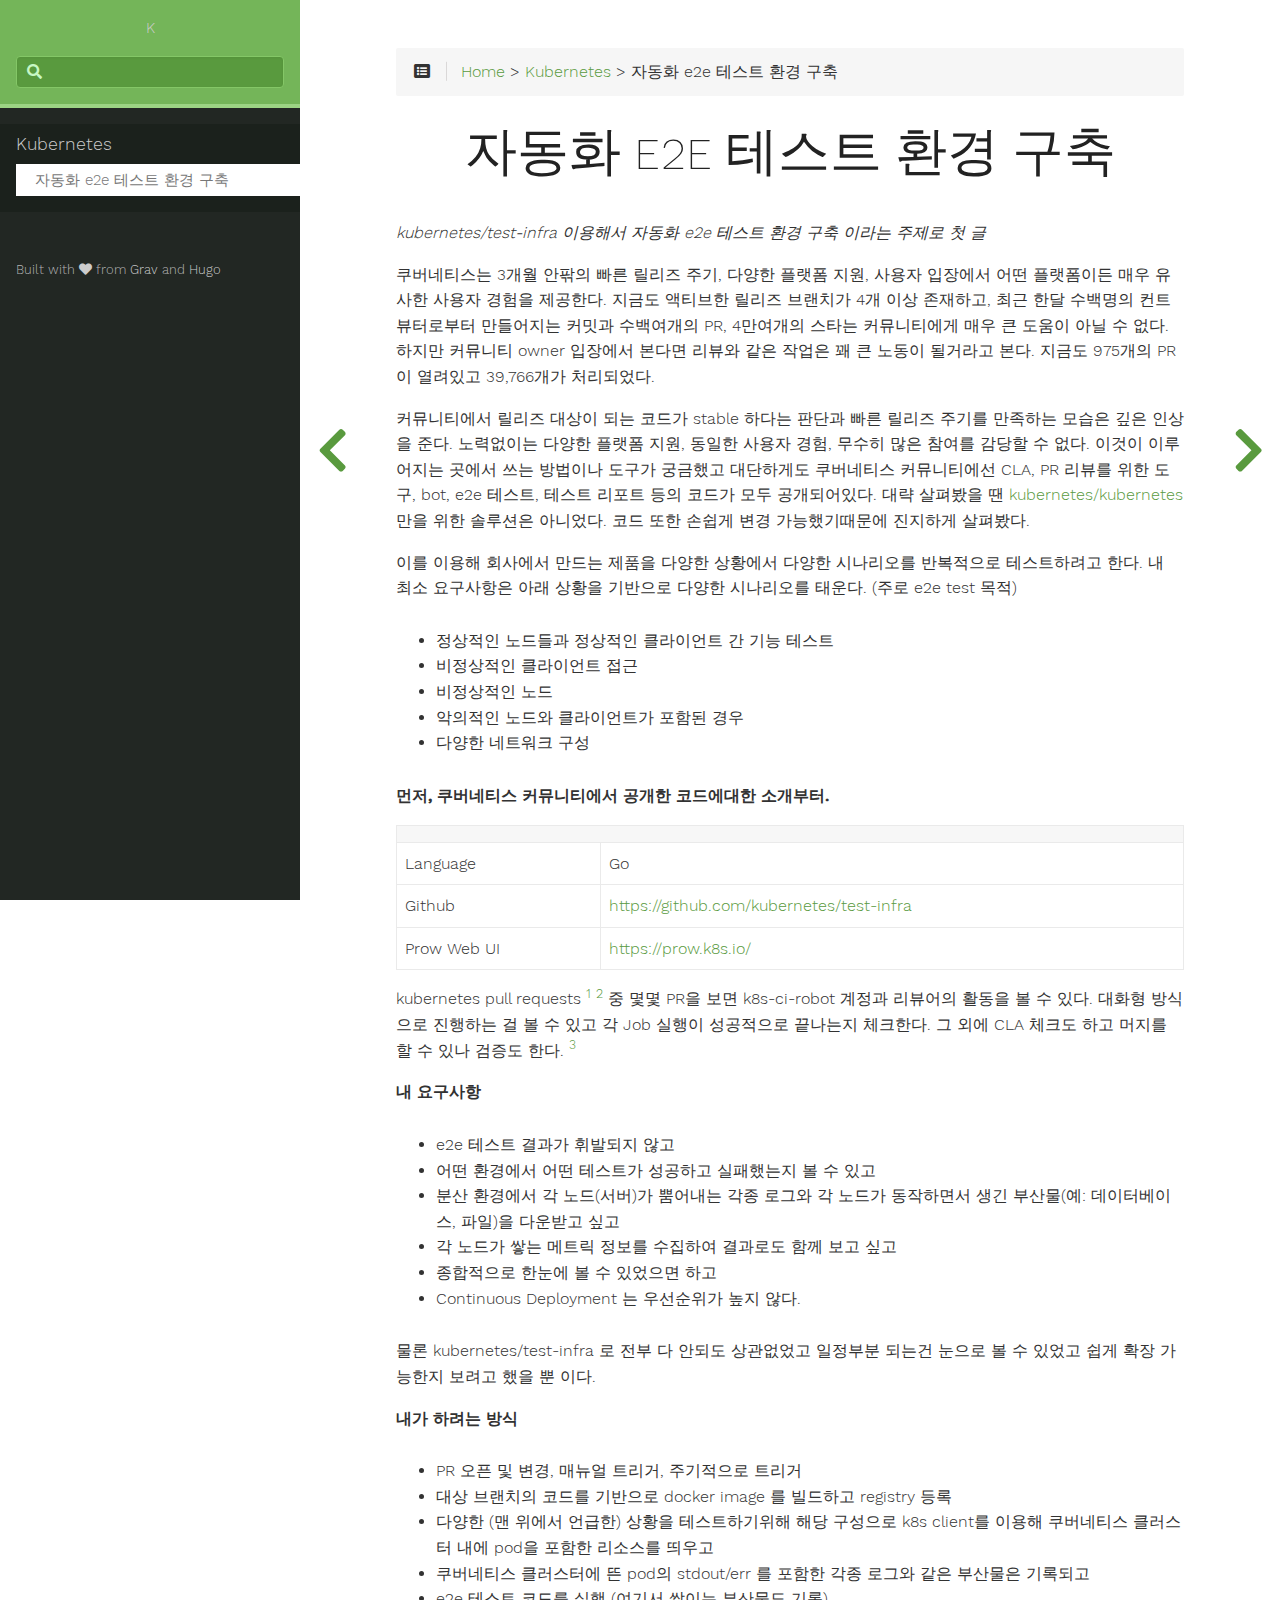
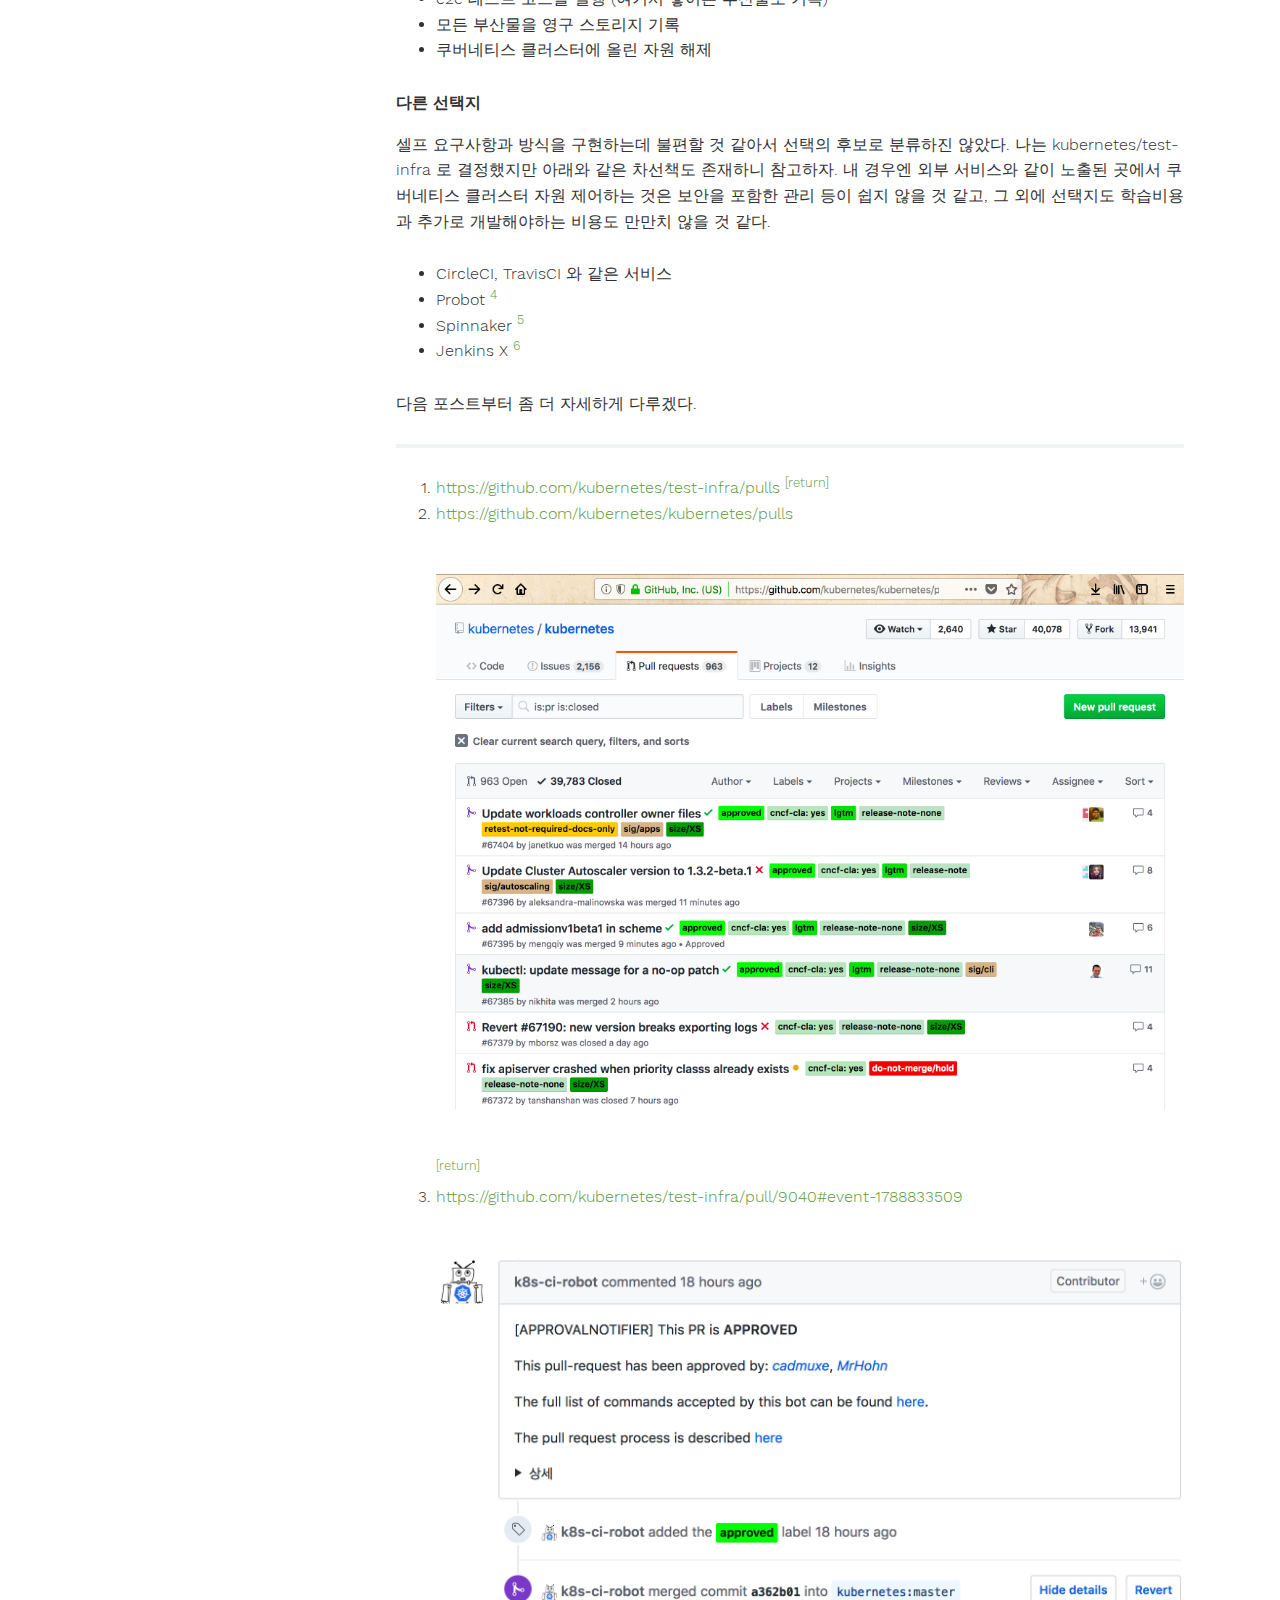
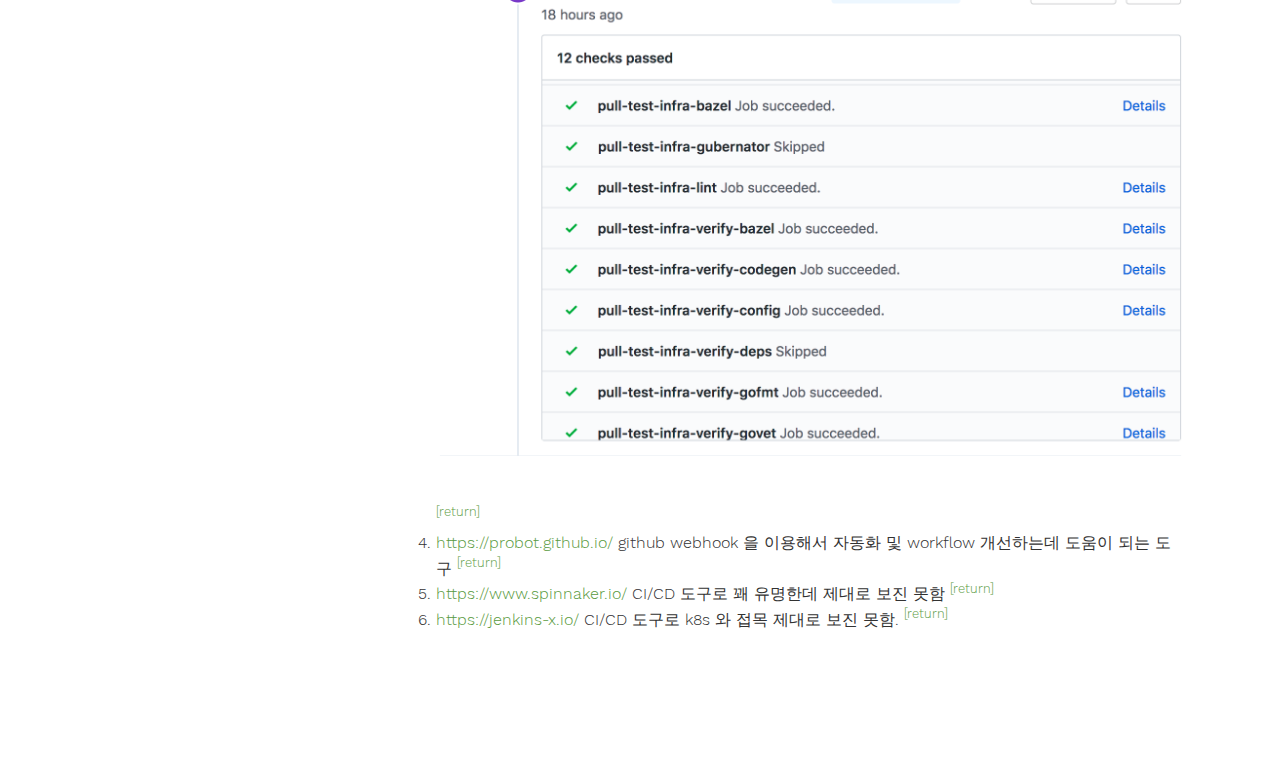
<file: 2018/08/17/k8s-test-infra/index.html>
<!DOCTYPE html>
<html lang="ko" class="js csstransforms3d">
  <head>
    <meta charset="utf-8">
    <meta name="viewport" content="width=device-width, initial-scale=1.0">
    <meta name="generator" content="Hugo 0.46" />
    <meta name="description" content="">
<meta name="author" content="K">

    <link rel="shortcut icon" href="/images/favicon.png" type="image/x-icon" />
<link rel="icon" href="/images/favicon.png" type="image/x-icon" />
    <title>자동화 e2e 테스트 환경 구축 :: K</title>

    
    <link href="/css/nucleus.css?1534434552" rel="stylesheet">
    <link href="/css/fontawesome-all.min.css?1534434552" rel="stylesheet">
    <link href="/css/hybrid.css?1534434552" rel="stylesheet">
    <link href="/css/featherlight.min.css?1534434552" rel="stylesheet">
    <link href="/css/perfect-scrollbar.min.css?1534434552" rel="stylesheet">
    <link href="/css/auto-complete.css?1534434552" rel="stylesheet">
    <link href="/css/theme.css?1534434552" rel="stylesheet">
    <link href="/css/hugo-theme.css?1534434552" rel="stylesheet">
    
      <link href="/css/theme-green.css?1534434552" rel="stylesheet">
    

    <script src="/js/jquery-2.x.min.js?1534434552"></script>

    <style type="text/css">
      :root #header + #content > #left > #rlblock_left{
          display:none !important;
      }
      
    </style>
    
  </head>
  <body class="" data-url="/2018/08/17/k8s-test-infra/">
    <nav id="sidebar" class="">



  <div id="header-wrapper">
    <div id="header">
      <a href="/">K</a>
    </div>
    
        <div class="searchbox">
    <label for="search-by"><i class="fas fa-search"></i></label>
    <input data-search-input id="search-by" type="text" placeholder="">
    <span data-search-clear=""><i class="fas fa-close"></i></span>
</div>

<script type="text/javascript" src="/js/lunr.min.js?1534434552"></script>
<script type="text/javascript" src="/js/auto-complete.js?1534434552"></script>
<script type="text/javascript">
    
        var baseurl = '\/';
    
</script>
<script type="text/javascript" src="/js/search.js?1534434552"></script>

    
  </div>

    <div class="highlightable">
    <ul class="topics">

        
          
          


 
  
    
    <li data-nav-id="/k8s/" title="Kubernetes" class="dd-item 
        parent
        
        
        ">
      <a href="/k8s/">
          Kubernetes
          
      </a>
      
      
        <ul>
          
          
          
          
        
          
            
            


 
  
    
      <li data-nav-id="/2018/08/17/k8s-test-infra/" title="자동화 e2e 테스트 환경 구축" class="dd-item active">
        <a href="/2018/08/17/k8s-test-infra/">
        자동화 e2e 테스트 환경 구축
        
        </a>
    </li>
     
  
 

            
          
        
        </ul>
              
    </li>
  
 

          
         
    </ul>

    
    

    
    <section id="footer">
      <p>Built with <a href="https://github.com/matcornic/hugo-theme-learn"><i class="fas fa-heart"></i></a> from <a href="http://getgrav.org">Grav</a> and <a href="http://gohugo.io/">Hugo</a></p>

    </section>
  </div>
</nav>





        <section id="body">
        <div id="overlay"></div>
        <div class="padding highlightable">
              
              <div>
                <div id="top-bar">
                
                
                <div id="breadcrumbs" itemscope="" itemtype="http://data-vocabulary.org/Breadcrumb">
                    <span id="sidebar-toggle-span">
                        <a href="#" id="sidebar-toggle" data-sidebar-toggle="">
                          <i class="fas fa-bars"></i>
                        </a>
                    </span>
                  
                  <span id="toc-menu"><i class="fas fa-list-alt"></i></span>
                  
                  <span class="links">
                    
          
          
            
            
          
          
            
            
          
          
            <a href='/'>Home</a> > <a href='/k8s/'>Kubernetes</a> > 자동화 e2e 테스트 환경 구축
          
         
          
         
          
           
                  </span>
                </div>
                
                    <div class="progress">
    <div class="wrapper">

    </div>
</div>

                
              </div>
            </div>
            

        
        <div id="body-inner">
          
            <h1>자동화 e2e 테스트 환경 구축</h1>
          

        


<p><em>kubernetes/test-infra 이용해서 자동화 e2e 테스트 환경 구축 이라는 주제로 첫 글</em></p>

<p>쿠버네티스는 3개월 안팎의 빠른 릴리즈 주기, 다양한 플랫폼 지원, 사용자 입장에서 어떤 플랫폼이든 매우 유사한 사용자 경험을 제공한다. 지금도 액티브한 릴리즈 브랜치가 4개 이상 존재하고, 최근 한달 수백명의 컨트뷰터로부터 만들어지는 커밋과 수백여개의 PR, 4만여개의 스타는 커뮤니티에게 매우 큰 도움이 아닐 수 없다. 하지만 커뮤니티 owner 입장에서 본다면 리뷰와 같은 작업은 꽤 큰 노동이 될거라고 본다. 지금도 975개의 PR이 열려있고 39,766개가 처리되었다.</p>

<p>커뮤니티에서 릴리즈 대상이 되는 코드가 stable 하다는 판단과 빠른 릴리즈 주기를 만족하는 모습은 깊은 인상을 준다. 노력없이는 다양한 플랫폼 지원, 동일한 사용자 경험, 무수히 많은 참여를 감당할 수 없다. 이것이 이루어지는 곳에서 쓰는 방법이나 도구가 궁금했고 대단하게도 쿠버네티스 커뮤니티에선 CLA, PR 리뷰를 위한 도구, bot, e2e 테스트, 테스트 리포트 등의 코드가 모두 공개되어있다. 대략 살펴봤을 땐 <a href="https://github.com/kubernetes/kubernetes">kubernetes/kubernetes</a> 만을 위한 솔루션은 아니었다. 코드 또한 손쉽게 변경 가능했기때문에 진지하게 살펴봤다.</p>

<p>이를 이용해 회사에서 만드는 제품을 다양한 상황에서 다양한 시나리오를 반복적으로 테스트하려고 한다.
내 최소 요구사항은 아래 상황을 기반으로 다양한 시나리오를 태운다. (주로 e2e test 목적)</p>

<ul>
<li>정상적인 노드들과 정상적인 클라이언트 간 기능 테스트</li>
<li>비정상적인 클라이언트 접근</li>
<li>비정상적인 노드</li>
<li>악의적인 노드와 클라이언트가 포함된 경우</li>
<li>다양한 네트워크 구성</li>
</ul>

<p><strong>먼저, 쿠버네티스 커뮤니티에서 공개한 코드에대한 소개부터.</strong></p>

<table>
<thead>
<tr>
<th></th>
<th></th>
</tr>
</thead>

<tbody>
<tr>
<td>Language</td>
<td>Go</td>
</tr>

<tr>
<td>Github</td>
<td><a href="https://github.com/kubernetes/test-infra">https://github.com/kubernetes/test-infra</a></td>
</tr>

<tr>
<td>Prow Web UI</td>
<td><a href="https://prow.k8s.io/">https://prow.k8s.io/</a></td>
</tr>
</tbody>
</table>

<p>kubernetes pull requests <sup class="footnote-ref" id="fnref:1"><a href="#fn:1">1</a></sup> <sup class="footnote-ref" id="fnref:2"><a href="#fn:2">2</a></sup> 중 몇몇 PR을 보면 k8s-ci-robot 계정과 리뷰어의 활동을 볼 수 있다. 대화형 방식으로 진행하는 걸 볼 수 있고 각 Job 실행이 성공적으로 끝나는지 체크한다. 그 외에 CLA 체크도 하고 머지를 할 수 있나 검증도 한다. <sup class="footnote-ref" id="fnref:3"><a href="#fn:3">3</a></sup></p>

<p><strong>내 요구사항</strong></p>

<ul>
<li>e2e 테스트 결과가 휘발되지 않고</li>
<li>어떤 환경에서 어떤 테스트가 성공하고 실패했는지 볼 수 있고</li>
<li>분산 환경에서 각 노드(서버)가 뿜어내는 각종 로그와 각 노드가 동작하면서 생긴 부산물(예: 데이터베이스, 파일)을 다운받고 싶고</li>
<li>각 노드가 쌓는 메트릭 정보를 수집하여 결과로도 함께 보고 싶고</li>
<li>종합적으로 한눈에 볼 수 있었으면 하고</li>
<li>Continuous Deployment 는 우선순위가 높지 않다.</li>
</ul>

<p>물론 kubernetes/test-infra 로 전부 다 안되도 상관없었고 일정부분 되는건 눈으로 볼 수 있었고 쉽게 확장 가능한지 보려고 했을 뿐 이다.</p>

<p><strong>내가 하려는 방식</strong></p>

<ul>
<li>PR 오픈 및 변경, 매뉴얼 트리거, 주기적으로 트리거</li>
<li>대상 브랜치의 코드를 기반으로 docker image 를 빌드하고 registry 등록</li>
<li>다양한 (맨 위에서 언급한) 상황을 테스트하기위해 해당 구성으로 k8s client를 이용해 쿠버네티스 클러스터 내에 pod을 포함한 리소스를 띄우고</li>
<li>쿠버네티스 클러스터에 뜬 pod의 stdout/err 를 포함한 각종 로그와 같은 부산물은 기록되고</li>
<li>e2e 테스트 코드를 실행 (여기서 쌓이는 부산물도 기록)</li>
<li>모든 부산물을 영구 스토리지 기록</li>
<li>쿠버네티스 클러스터에 올린 자원 해제</li>
</ul>

<p><strong>다른 선택지</strong></p>

<p>셀프 요구사항과 방식을 구현하는데 불편할 것 같아서 선택의 후보로 분류하진 않았다. 나는 kubernetes/test-infra 로 결정했지만 아래와 같은 차선책도 존재하니 참고하자. 내 경우엔 외부 서비스와 같이 노출된 곳에서 쿠버네티스 클러스터 자원 제어하는 것은 보안을 포함한 관리 등이 쉽지 않을 것 같고, 그 외에 선택지도 학습비용과 추가로 개발해야하는 비용도 만만치 않을 것 같다.</p>

<ul>
<li>CircleCI, TravisCI 와 같은 서비스</li>
<li>Probot <sup class="footnote-ref" id="fnref:4"><a href="#fn:4">4</a></sup></li>
<li>Spinnaker <sup class="footnote-ref" id="fnref:5"><a href="#fn:5">5</a></sup></li>
<li>Jenkins X <sup class="footnote-ref" id="fnref:6"><a href="#fn:6">6</a></sup></li>
</ul>

<p>다음 포스트부터 좀 더 자세하게 다루겠다.</p>
<div class="footnotes">

<hr />

<ol>
<li id="fn:1"><a href="https://github.com/kubernetes/test-infra/pulls">https://github.com/kubernetes/test-infra/pulls</a>
 <a class="footnote-return" href="#fnref:1"><sup>[return]</sup></a></li>
<li id="fn:2"><a href="https://github.com/kubernetes/kubernetes/pulls">https://github.com/kubernetes/kubernetes/pulls</a> <img src="/k8s/20180815-k8s-pulls.png" alt="k8s pulls" />
 <a class="footnote-return" href="#fnref:2"><sup>[return]</sup></a></li>
<li id="fn:3"><a href="https://github.com/kubernetes/test-infra/pull/9040#event-1788833509">https://github.com/kubernetes/test-infra/pull/9040#event-1788833509</a> <img src="/k8s/20180815-k8s-pr-9040.png" alt="k8s/test-infra 9040 pr" />
 <a class="footnote-return" href="#fnref:3"><sup>[return]</sup></a></li>
<li id="fn:4"><a href="https://probot.github.io/">https://probot.github.io/</a> github webhook 을 이용해서 자동화 및 workflow 개선하는데 도움이 되는 도구
 <a class="footnote-return" href="#fnref:4"><sup>[return]</sup></a></li>
<li id="fn:5"><a href="https://www.spinnaker.io/">https://www.spinnaker.io/</a> CI/CD 도구로 꽤 유명한데 제대로 보진 못함
 <a class="footnote-return" href="#fnref:5"><sup>[return]</sup></a></li>
<li id="fn:6"><a href="https://jenkins-x.io/">https://jenkins-x.io/</a> CI/CD 도구로 k8s 와 접목 제대로 보진 못함.
 <a class="footnote-return" href="#fnref:6"><sup>[return]</sup></a></li>
</ol>
</div>


<footer class=" footline" >
	
</footer>


        
        </div> 
        

      </div>

    <div id="navigation">
        
        
        
        
            
            
                
                    
                    
                
                

                    
                    
                        
                    
                    

                    
                        
            
            
                
                    
                        
                        
                    
                
                

                    
                    
                    

                    
                        
            
            
                
                    
                    
                
                

                    
                    
                    

                    
            
        
                    
            
        
                    
            
        
        
        


        
            <a class="nav nav-prev" href="/k8s/" title="Kubernetes"> <i class="fas fa-chevron-left"></i></a>
        
        
            <a class="nav nav-next" href="/k8s/" title="Kubernetes" style="margin-right: 0px;"><i class="fas fa-chevron-right"></i></a>
        
    </div>

    </section>
    
    <div style="left: -1000px; overflow: scroll; position: absolute; top: -1000px; border: none; box-sizing: content-box; height: 200px; margin: 0px; padding: 0px; width: 200px;">
      <div style="border: none; box-sizing: content-box; height: 200px; margin: 0px; padding: 0px; width: 200px;"></div>
    </div>
    <script src="/js/clipboard.min.js?1534434552"></script>
    <script src="/js/perfect-scrollbar.min.js?1534434552"></script>
    <script src="/js/perfect-scrollbar.jquery.min.js?1534434552"></script>
    <script src="/js/jquery.sticky.js?1534434552"></script>
    <script src="/js/featherlight.min.js?1534434552"></script>
    <script src="/js/html5shiv-printshiv.min.js?1534434552"></script>
    <script src="/js/highlight.pack.js?1534434552"></script>
    <script>hljs.initHighlightingOnLoad();</script>
    <script src="/js/modernizr.custom.71422.js?1534434552"></script>
    <script src="/js/learn.js?1534434552"></script>
    <script src="/js/hugo-learn.js?1534434552"></script>

    <link href="/mermaid/mermaid.css?1534434552" type="text/css" rel="stylesheet" />
    <script src="/mermaid/mermaid.js?1534434552"></script>
    <script>
        mermaid.initialize({ startOnLoad: true });
    </script>
    <script>
(function(i,s,o,g,r,a,m){i['GoogleAnalyticsObject']=r;i[r]=i[r]||function(){
(i[r].q=i[r].q||[]).push(arguments)},i[r].l=1*new Date();a=s.createElement(o),
m=s.getElementsByTagName(o)[0];a.async=1;a.src=g;m.parentNode.insertBefore(a,m)
})(window,document,'script','https://www.google-analytics.com/analytics.js','ga');

ga('create', 'UA-123964131-1', 'auto');
ga('send', 'pageview');  
</script>
  </body>
</html>
</file>
<file: css/nucleus.css>
*, *::before, *::after {
  -webkit-box-sizing: border-box;
  -moz-box-sizing: border-box;
  box-sizing: border-box; }

@-webkit-viewport {
  width: device-width; }
@-moz-viewport {
  width: device-width; }
@-ms-viewport {
  width: device-width; }
@-o-viewport {
  width: device-width; }
@viewport {
  width: device-width; }
html {
  font-size: 100%;
  -ms-text-size-adjust: 100%;
  -webkit-text-size-adjust: 100%; }

body {
  margin: 0; }

article,
aside,
details,
figcaption,
figure,
footer,
header,
hgroup,
main,
nav,
section,
summary {
  display: block; }

audio,
canvas,
progress,
video {
  display: inline-block;
  vertical-align: baseline; }

audio:not([controls]) {
  display: none;
  height: 0; }

[hidden],
template {
  display: none; }

a {
  background: transparent;
  text-decoration: none; }

a:active,
a:hover {
  outline: 0; }

abbr[title] {
  border-bottom: 1px dotted; }

b,
strong {
  font-weight: bold; }

dfn {
  font-style: italic; }

mark {
  background: #FFFF27;
  color: #333; }

sub,
sup {
  font-size: 0.8rem;
  line-height: 0;
  position: relative;
  vertical-align: baseline; }

sup {
  top: -0.5em; }

sub {
  bottom: -0.25em; }

img {
  border: 0;
  max-width: 100%; }

svg:not(:root) {
  overflow: hidden; }

figure {
  margin: 1em 40px; }

hr {
  height: 0; }

pre {
  overflow: auto; }

button,
input,
optgroup,
select,
textarea {
  color: inherit;
  font: inherit;
  margin: 0; }

button {
  overflow: visible; }

button,
select {
  text-transform: none; }

button,
html input[type="button"],
input[type="reset"],
input[type="submit"] {
  -webkit-appearance: button;
  cursor: pointer; }

button[disabled],
html input[disabled] {
  cursor: default; }

button::-moz-focus-inner,
input::-moz-focus-inner {
  border: 0;
  padding: 0; }

input {
  line-height: normal; }

input[type="checkbox"],
input[type="radio"] {
  padding: 0; }

input[type="number"]::-webkit-inner-spin-button,
input[type="number"]::-webkit-outer-spin-button {
  height: auto; }

input[type="search"] {
  -webkit-appearance: textfield; }

input[type="search"]::-webkit-search-cancel-button,
input[type="search"]::-webkit-search-decoration {
  -webkit-appearance: none; }

legend {
  border: 0;
  padding: 0; }

textarea {
  overflow: auto; }

optgroup {
  font-weight: bold; }

table {
  border-collapse: collapse;
  border-spacing: 0;
  table-layout: fixed;
  width: 100%; }

tr, td, th {
  vertical-align: middle; }

th, td {
  padding: 0.425rem 0; }

th {
  text-align: left; }

.container {
  width: 75em;
  margin: 0 auto;
  padding: 0; }
  @media only all and (min-width: 60em) and (max-width: 74.938em) {
    .container {
      width: 60em; } }
  @media only all and (min-width: 48em) and (max-width: 59.938em) {
    .container {
      width: 48em; } }
  @media only all and (min-width: 30.063em) and (max-width: 47.938em) {
    .container {
      width: 30em; } }
  @media only all and (max-width: 30em) {
    .container {
      width: 100%; } }

.grid {
  display: -webkit-box;
  display: -moz-box;
  display: box;
  display: -webkit-flex;
  display: -moz-flex;
  display: -ms-flexbox;
  display: flex;
  -webkit-flex-flow: row;
  -moz-flex-flow: row;
  flex-flow: row;
  list-style: none;
  margin: 0;
  padding: 0; }
  @media only all and (max-width: 47.938em) {
    .grid {
      -webkit-flex-flow: row wrap;
      -moz-flex-flow: row wrap;
      flex-flow: row wrap; } }

.block {
  -webkit-box-flex: 1;
  -moz-box-flex: 1;
  box-flex: 1;
  -webkit-flex: 1;
  -moz-flex: 1;
  -ms-flex: 1;
  flex: 1;
  min-width: 0;
  min-height: 0; }
  @media only all and (max-width: 47.938em) {
    .block {
      -webkit-box-flex: 0;
      -moz-box-flex: 0;
      box-flex: 0;
      -webkit-flex: 0 100%;
      -moz-flex: 0 100%;
      -ms-flex: 0 100%;
      flex: 0 100%; } }

.content {
  margin: 0.625rem;
  padding: 0.938rem; }

@media only all and (max-width: 47.938em) {
  body [class*="size-"] {
    -webkit-box-flex: 0;
    -moz-box-flex: 0;
    box-flex: 0;
    -webkit-flex: 0 100%;
    -moz-flex: 0 100%;
    -ms-flex: 0 100%;
    flex: 0 100%; } }

.size-1-2 {
  -webkit-box-flex: 0;
  -moz-box-flex: 0;
  box-flex: 0;
  -webkit-flex: 0 50%;
  -moz-flex: 0 50%;
  -ms-flex: 0 50%;
  flex: 0 50%; }

.size-1-3 {
  -webkit-box-flex: 0;
  -moz-box-flex: 0;
  box-flex: 0;
  -webkit-flex: 0 33.33333%;
  -moz-flex: 0 33.33333%;
  -ms-flex: 0 33.33333%;
  flex: 0 33.33333%; }

.size-1-4 {
  -webkit-box-flex: 0;
  -moz-box-flex: 0;
  box-flex: 0;
  -webkit-flex: 0 25%;
  -moz-flex: 0 25%;
  -ms-flex: 0 25%;
  flex: 0 25%; }

.size-1-5 {
  -webkit-box-flex: 0;
  -moz-box-flex: 0;
  box-flex: 0;
  -webkit-flex: 0 20%;
  -moz-flex: 0 20%;
  -ms-flex: 0 20%;
  flex: 0 20%; }

.size-1-6 {
  -webkit-box-flex: 0;
  -moz-box-flex: 0;
  box-flex: 0;
  -webkit-flex: 0 16.66667%;
  -moz-flex: 0 16.66667%;
  -ms-flex: 0 16.66667%;
  flex: 0 16.66667%; }

.size-1-7 {
  -webkit-box-flex: 0;
  -moz-box-flex: 0;
  box-flex: 0;
  -webkit-flex: 0 14.28571%;
  -moz-flex: 0 14.28571%;
  -ms-flex: 0 14.28571%;
  flex: 0 14.28571%; }

.size-1-8 {
  -webkit-box-flex: 0;
  -moz-box-flex: 0;
  box-flex: 0;
  -webkit-flex: 0 12.5%;
  -moz-flex: 0 12.5%;
  -ms-flex: 0 12.5%;
  flex: 0 12.5%; }

.size-1-9 {
  -webkit-box-flex: 0;
  -moz-box-flex: 0;
  box-flex: 0;
  -webkit-flex: 0 11.11111%;
  -moz-flex: 0 11.11111%;
  -ms-flex: 0 11.11111%;
  flex: 0 11.11111%; }

.size-1-10 {
  -webkit-box-flex: 0;
  -moz-box-flex: 0;
  box-flex: 0;
  -webkit-flex: 0 10%;
  -moz-flex: 0 10%;
  -ms-flex: 0 10%;
  flex: 0 10%; }

.size-1-11 {
  -webkit-box-flex: 0;
  -moz-box-flex: 0;
  box-flex: 0;
  -webkit-flex: 0 9.09091%;
  -moz-flex: 0 9.09091%;
  -ms-flex: 0 9.09091%;
  flex: 0 9.09091%; }

.size-1-12 {
  -webkit-box-flex: 0;
  -moz-box-flex: 0;
  box-flex: 0;
  -webkit-flex: 0 8.33333%;
  -moz-flex: 0 8.33333%;
  -ms-flex: 0 8.33333%;
  flex: 0 8.33333%; }

@media only all and (min-width: 48em) and (max-width: 59.938em) {
  .size-tablet-1-2 {
    -webkit-box-flex: 0;
    -moz-box-flex: 0;
    box-flex: 0;
    -webkit-flex: 0 50%;
    -moz-flex: 0 50%;
    -ms-flex: 0 50%;
    flex: 0 50%; }

  .size-tablet-1-3 {
    -webkit-box-flex: 0;
    -moz-box-flex: 0;
    box-flex: 0;
    -webkit-flex: 0 33.33333%;
    -moz-flex: 0 33.33333%;
    -ms-flex: 0 33.33333%;
    flex: 0 33.33333%; }

  .size-tablet-1-4 {
    -webkit-box-flex: 0;
    -moz-box-flex: 0;
    box-flex: 0;
    -webkit-flex: 0 25%;
    -moz-flex: 0 25%;
    -ms-flex: 0 25%;
    flex: 0 25%; }

  .size-tablet-1-5 {
    -webkit-box-flex: 0;
    -moz-box-flex: 0;
    box-flex: 0;
    -webkit-flex: 0 20%;
    -moz-flex: 0 20%;
    -ms-flex: 0 20%;
    flex: 0 20%; }

  .size-tablet-1-6 {
    -webkit-box-flex: 0;
    -moz-box-flex: 0;
    box-flex: 0;
    -webkit-flex: 0 16.66667%;
    -moz-flex: 0 16.66667%;
    -ms-flex: 0 16.66667%;
    flex: 0 16.66667%; }

  .size-tablet-1-7 {
    -webkit-box-flex: 0;
    -moz-box-flex: 0;
    box-flex: 0;
    -webkit-flex: 0 14.28571%;
    -moz-flex: 0 14.28571%;
    -ms-flex: 0 14.28571%;
    flex: 0 14.28571%; }

  .size-tablet-1-8 {
    -webkit-box-flex: 0;
    -moz-box-flex: 0;
    box-flex: 0;
    -webkit-flex: 0 12.5%;
    -moz-flex: 0 12.5%;
    -ms-flex: 0 12.5%;
    flex: 0 12.5%; }

  .size-tablet-1-9 {
    -webkit-box-flex: 0;
    -moz-box-flex: 0;
    box-flex: 0;
    -webkit-flex: 0 11.11111%;
    -moz-flex: 0 11.11111%;
    -ms-flex: 0 11.11111%;
    flex: 0 11.11111%; }

  .size-tablet-1-10 {
    -webkit-box-flex: 0;
    -moz-box-flex: 0;
    box-flex: 0;
    -webkit-flex: 0 10%;
    -moz-flex: 0 10%;
    -ms-flex: 0 10%;
    flex: 0 10%; }

  .size-tablet-1-11 {
    -webkit-box-flex: 0;
    -moz-box-flex: 0;
    box-flex: 0;
    -webkit-flex: 0 9.09091%;
    -moz-flex: 0 9.09091%;
    -ms-flex: 0 9.09091%;
    flex: 0 9.09091%; }

  .size-tablet-1-12 {
    -webkit-box-flex: 0;
    -moz-box-flex: 0;
    box-flex: 0;
    -webkit-flex: 0 8.33333%;
    -moz-flex: 0 8.33333%;
    -ms-flex: 0 8.33333%;
    flex: 0 8.33333%; } }
@media only all and (max-width: 47.938em) {
  @supports not (flex-wrap: wrap) {
    .grid {
      display: block;
      -webkit-box-lines: inherit;
      -moz-box-lines: inherit;
      box-lines: inherit;
      -webkit-flex-wrap: inherit;
      -moz-flex-wrap: inherit;
      -ms-flex-wrap: inherit;
      flex-wrap: inherit; }

    .block {
      display: block;
      -webkit-box-flex: inherit;
      -moz-box-flex: inherit;
      box-flex: inherit;
      -webkit-flex: inherit;
      -moz-flex: inherit;
      -ms-flex: inherit;
      flex: inherit; } } }
.first-block {
  -webkit-box-ordinal-group: 0;
  -webkit-order: -1;
  -ms-flex-order: -1;
  order: -1; }

.last-block {
  -webkit-box-ordinal-group: 2;
  -webkit-order: 1;
  -ms-flex-order: 1;
  order: 1; }

.fixed-blocks {
  -webkit-flex-flow: row wrap;
  -moz-flex-flow: row wrap;
  flex-flow: row wrap; }
  .fixed-blocks .block {
    -webkit-box-flex: inherit;
    -moz-box-flex: inherit;
    box-flex: inherit;
    -webkit-flex: inherit;
    -moz-flex: inherit;
    -ms-flex: inherit;
    flex: inherit;
    width: 25%; }
    @media only all and (min-width: 60em) and (max-width: 74.938em) {
      .fixed-blocks .block {
        width: 33.33333%; } }
    @media only all and (min-width: 48em) and (max-width: 59.938em) {
      .fixed-blocks .block {
        width: 50%; } }
    @media only all and (max-width: 47.938em) {
      .fixed-blocks .block {
        width: 100%; } }

body {
  font-size: 1.05rem;
  line-height: 1.7; }

h1, h2, h3, h4, h5, h6 {
  margin: 0.85rem 0 1.7rem 0;
  text-rendering: optimizeLegibility; }

h1 {
  font-size: 3.25rem; }

h2 {
  font-size: 2.55rem; }

h3 {
  font-size: 2.15rem; }

h4 {
  font-size: 1.8rem; }

h5 {
  font-size: 1.4rem; }

h6 {
  font-size: 0.9rem; }

p {
  margin: 1.7rem 0; }

ul, ol {
  margin-top: 1.7rem;
  margin-bottom: 1.7rem; }
  ul ul, ul ol, ol ul, ol ol {
    margin-top: 0;
    margin-bottom: 0; }

blockquote {
  margin: 1.7rem 0;
  padding-left: 0.85rem; }

cite {
  display: block;
  font-size: 0.925rem; }
  cite:before {
    content: "\2014 \0020"; }

pre {
  margin: 1.7rem 0;
  padding: 0.938rem; }

code {
  vertical-align: bottom; }

small {
  font-size: 0.925rem; }

hr {
  border-left: none;
  border-right: none;
  border-top: none;
  margin: 1.7rem 0; }

fieldset {
  border: 0;
  padding: 0.938rem;
  margin: 0 0 1.7rem 0; }

input,
label,
select {
  display: block; }

label {
  margin-bottom: 0.425rem; }
  label.required:after {
    content: "*"; }
  label abbr {
    display: none; }

textarea, input[type="email"], input[type="number"], input[type="password"], input[type="search"], input[type="tel"], input[type="text"], input[type="url"], input[type="color"], input[type="date"], input[type="datetime"], input[type="datetime-local"], input[type="month"], input[type="time"], input[type="week"], select[multiple=multiple] {
  -webkit-transition: border-color;
  -moz-transition: border-color;
  transition: border-color;
  border-radius: 0.1875rem;
  margin-bottom: 0.85rem;
  padding: 0.425rem 0.425rem;
  width: 100%; }
  textarea:focus, input[type="email"]:focus, input[type="number"]:focus, input[type="password"]:focus, input[type="search"]:focus, input[type="tel"]:focus, input[type="text"]:focus, input[type="url"]:focus, input[type="color"]:focus, input[type="date"]:focus, input[type="datetime"]:focus, input[type="datetime-local"]:focus, input[type="month"]:focus, input[type="time"]:focus, input[type="week"]:focus, select[multiple=multiple]:focus {
    outline: none; }

textarea {
  resize: vertical; }

input[type="checkbox"], input[type="radio"] {
  display: inline;
  margin-right: 0.425rem; }

input[type="file"] {
  width: 100%; }

select {
  width: auto;
  max-width: 100%;
  margin-bottom: 1.7rem; }

button,
input[type="submit"] {
  cursor: pointer;
  user-select: none;
  vertical-align: middle;
  white-space: nowrap;
  border: inherit; }

/*# sourceMappingURL=nucleus.css.map */
</file>
<file: css/hybrid.css>
/*

vim-hybrid theme by w0ng (https://github.com/w0ng/vim-hybrid)

*/

/*background color*/
.hljs {
  display: block;
  overflow-x: auto;
  padding: 0.5em;
  background: #1d1f21;
}

/*selection color*/
.hljs::selection,
.hljs span::selection {
  background: #373b41;
}

.hljs::-moz-selection,
.hljs span::-moz-selection {
  background: #373b41;
}

/*foreground color*/
.hljs {
  color: #c5c8c6;
}

/*color: fg_yellow*/
.hljs-title,
.hljs-name {
  color: #f0c674;
}

/*color: fg_comment*/
.hljs-comment,
.hljs-meta,
.hljs-meta .hljs-keyword {
  color: #707880;
}

/*color: fg_red*/
.hljs-number,
.hljs-symbol,
.hljs-literal,
.hljs-deletion,
.hljs-link {
 color: #cc6666
}

/*color: fg_green*/
.hljs-string,
.hljs-doctag,
.hljs-addition,
.hljs-regexp,
.hljs-selector-attr,
.hljs-selector-pseudo {
  color: #b5bd68;
}

/*color: fg_purple*/
.hljs-attribute,
.hljs-code,
.hljs-selector-id {
 color: #b294bb;
}

/*color: fg_blue*/
.hljs-keyword,
.hljs-selector-tag,
.hljs-bullet,
.hljs-tag {
 color: #81a2be;
}

/*color: fg_aqua*/
.hljs-subst,
.hljs-variable,
.hljs-template-tag,
.hljs-template-variable {
  color: #8abeb7;
}

/*color: fg_orange*/
.hljs-type,
.hljs-built_in,
.hljs-builtin-name,
.hljs-quote,
.hljs-section,
.hljs-selector-class {
  color: #de935f;
}

.hljs-emphasis {
  font-style: italic;
}

.hljs-strong {
  font-weight: bold;
}
</file>
<file: css/auto-complete.css>
.autocomplete-suggestions {
    text-align: left;
    cursor: default;
    border: 1px solid #ccc;
    border-top: 0;
    background: #fff;
    box-shadow: -1px 1px 3px rgba(0,0,0,.1);

    /* core styles should not be changed */
    position: absolute;
    display: none;
    z-index: 9999;
    max-height: 254px;
    overflow: hidden;
    overflow-y: auto;
    box-sizing: border-box;
    
}
.autocomplete-suggestion {
    position: relative;
    cursor: pointer;
    padding: 7px;
    line-height: 23px;
    white-space: nowrap;
    overflow: hidden;
    text-overflow: ellipsis;
    color: #333;
}

.autocomplete-suggestion b {
    font-weight: normal;
    color: #1f8dd6;
}

.autocomplete-suggestion.selected {
    background: #333;
    color: #fff;
}

.autocomplete-suggestion:hover {
    background: #444;
    color: #fff;
}

.autocomplete-suggestion > .context {
    font-size: 12px;
}
</file>
<file: css/theme.css>
@charset "UTF-8";
#top-github-link, #body #breadcrumbs {
    position: relative;
    top: 50%;
    -webkit-transform: translateY(-50%);
    -moz-transform: translateY(-50%);
    -o-transform: translateY(-50%);
    -ms-transform: translateY(-50%);
    transform: translateY(-50%);
}
.button, .button-secondary {
    display: inline-block;
    padding: 7px 12px;
}
.button:active, .button-secondary:active {
    margin: 2px 0 -2px 0;
}
@font-face {
    font-family: 'Novacento Sans Wide';
    src: url("../fonts/Novecentosanswide-UltraLight-webfont.eot");
    src: url("../fonts/Novecentosanswide-UltraLight-webfont.eot?#iefix") format("embedded-opentype"), url("../fonts/Novecentosanswide-UltraLight-webfont.woff2") format("woff2"), url("../fonts/Novecentosanswide-UltraLight-webfont.woff") format("woff"), url("../fonts/Novecentosanswide-UltraLight-webfont.ttf") format("truetype"), url("../fonts/Novecentosanswide-UltraLight-webfont.svg#novecento_sans_wideultralight") format("svg");
    font-style: normal;
    font-weight: 200;
}
@font-face {
    font-family: 'Work Sans';
    font-style: normal;
    font-weight: 300;
    src: url("../fonts/Work_Sans_300.eot?#iefix") format("embedded-opentype"), url("../fonts/Work_Sans_300.woff") format("woff"), url("../fonts/Work_Sans_300.woff2") format("woff2"), url("../fonts/Work_Sans_300.svg#WorkSans") format("svg"), url("../fonts/Work_Sans_300.ttf") format("truetype");
}
@font-face {
    font-family: 'Work Sans';
    font-style: normal;
    font-weight: 500;
    src: url("../fonts/Work_Sans_500.eot?#iefix") format("embedded-opentype"), url("../fonts/Work_Sans_500.woff") format("woff"), url("../fonts/Work_Sans_500.woff2") format("woff2"), url("../fonts/Work_Sans_500.svg#WorkSans") format("svg"), url("../fonts/Work_Sans_500.ttf") format("truetype");
}
body {
    background: #fff;
    color: #777;
}
body #chapter h1 {
    font-size: 3.5rem;
}
@media only all and (min-width: 48em) and (max-width: 59.938em) {
    body #chapter h1 {
        font-size: 3rem;
    }
}
@media only all and (max-width: 47.938em) {
    body #chapter h1 {
        font-size: 2rem;
    }
}
a {
    color: #00bdf3;
}
a:hover {
    color: #0082a7;
}
pre {
    position: relative;
    color: #ffffff;
}
.bg {
    background: #fff;
    border: 1px solid #eaeaea;
}
b, strong, label, th {
    font-weight: 600;
}
.default-animation, #header #logo-svg, #header #logo-svg path, #sidebar, #sidebar ul, #body, #body .padding, #body .nav {
    -webkit-transition: all 0.5s ease;
    -moz-transition: all 0.5s ease;
    transition: all 0.5s ease;
}
#grav-logo {
    max-width: 60%;
}
#grav-logo path {
    fill: #fff !important;
}
#sidebar {
    font-weight: 300 !important;
}
fieldset {
    border: 1px solid #ddd;
}
textarea, input[type="email"], input[type="number"], input[type="password"], input[type="search"], input[type="tel"], input[type="text"], input[type="url"], input[type="color"], input[type="date"], input[type="datetime"], input[type="datetime-local"], input[type="month"], input[type="time"], input[type="week"], select[multiple=multiple] {
    background-color: white;
    border: 1px solid #ddd;
    box-shadow: inset 0 1px 3px rgba(0, 0, 0, 0.06);
}
textarea:hover, input[type="email"]:hover, input[type="number"]:hover, input[type="password"]:hover, input[type="search"]:hover, input[type="tel"]:hover, input[type="text"]:hover, input[type="url"]:hover, input[type="color"]:hover, input[type="date"]:hover, input[type="datetime"]:hover, input[type="datetime-local"]:hover, input[type="month"]:hover, input[type="time"]:hover, input[type="week"]:hover, select[multiple=multiple]:hover {
    border-color: #c4c4c4;
}
textarea:focus, input[type="email"]:focus, input[type="number"]:focus, input[type="password"]:focus, input[type="search"]:focus, input[type="tel"]:focus, input[type="text"]:focus, input[type="url"]:focus, input[type="color"]:focus, input[type="date"]:focus, input[type="datetime"]:focus, input[type="datetime-local"]:focus, input[type="month"]:focus, input[type="time"]:focus, input[type="week"]:focus, select[multiple=multiple]:focus {
    border-color: #00bdf3;
    box-shadow: inset 0 1px 3px rgba(0,0,0,.06),0 0 5px rgba(0,169,218,.7)
}
#header-wrapper {
    background: #8451a1;
    color: #fff;
    text-align: center;
    border-bottom: 4px solid #9c6fb6;
    padding: 1rem;
}
#header a {
    display: inline-block;
}
#header #logo-svg {
    width: 8rem;
    height: 2rem;
}
#header #logo-svg path {
    fill: #fff;
}
.searchbox {
    margin-top: 1rem;
    position: relative;
    border: 1px solid #915eae;
    background: #764890;
    border-radius: 4px;
}
.searchbox label {
    color: rgba(255, 255, 255, 0.8);
    position: absolute;
    left: 10px;
    top: 3px;
}
.searchbox span {
    color: rgba(255, 255, 255, 0.6);
    position: absolute;
    right: 10px;
    top: 3px;
    cursor: pointer;
}
.searchbox span:hover {
    color: rgba(255, 255, 255, 0.9);
}
.searchbox input {
    display: inline-block;
    color: #fff;
    width: 100%;
    height: 30px;
    background: transparent;
    border: 0;
    padding: 0 25px 0 30px;
    margin: 0;
    font-weight: 300;
}
.searchbox input::-webkit-input-placeholder {
    color: rgba(255, 255, 255, 0.6);
}
.searchbox input::-moz-placeholder {
    color: rgba(255, 255, 255, 0.6);
}
.searchbox input:-moz-placeholder {
    color: rgba(255, 255, 255, 0.6);
}
.searchbox input:-ms-input-placeholder {
    color: rgba(255, 255, 255, 0.6);
}
#sidebar-toggle-span {
    display: none;
}
@media only all and (max-width: 47.938em) {
    #sidebar-toggle-span {
        display: inline;
    }
}
#sidebar {
    background-color: #322A38;
    position: fixed;
    top: 0;
    width: 300px;
    bottom: 0;
    left: 0;
    font-weight: 400;
    font-size: 15px;
}
#sidebar a {
    color: #ccc;
}
#sidebar a:hover {
    color: #e6e6e6;
}
#sidebar a.subtitle {
    color: rgba(204, 204, 204, 0.6);
}
#sidebar hr {
    border-bottom: 1px solid #2a232f;
}
#sidebar a.padding {
    padding: 0 1rem;
}
#sidebar h5 {
    margin: 2rem 0 0;
    position: relative;
    line-height: 2;
}
#sidebar h5 a {
    display: block;
    margin-left: 0;
    margin-right: 0;
    padding-left: 1rem;
    padding-right: 1rem;
}
#sidebar h5 i {
    color: rgba(204, 204, 204, 0.6);
    position: absolute;
    right: 0.6rem;
    top: 0.7rem;
    font-size: 80%;
}
#sidebar h5.parent a {
    background: #201b24;
    color: #d9d9d9 !important;
}
#sidebar h5.active a {
    background: #fff;
    color: #777 !important;
}
#sidebar h5.active i {
    color: #777 !important;
}
#sidebar h5 + ul.topics {
    display: none;
    margin-top: 0;
}
#sidebar h5.parent + ul.topics, #sidebar h5.active + ul.topics {
    display: block;
}
#sidebar ul {
    list-style: none;
    padding: 0;
    margin: 0;
}
#sidebar ul.searched a {
    color: #999999;
}
#sidebar ul.searched .search-match a {
    color: #e6e6e6;
}
#sidebar ul.searched .search-match a:hover {
    color: white;
}
#sidebar ul.topics {
    margin: 0 1rem;
}
#sidebar ul.topics.searched ul {
    display: block;
}
#sidebar ul.topics ul {
    display: none;
    padding-bottom: 1rem;
}
#sidebar ul.topics ul ul {
    padding-bottom: 0;
}
#sidebar ul.topics li.parent ul, #sidebar ul.topics > li.active ul {
    display: block;
}
#sidebar ul.topics > li > a {
    line-height: 2rem;
    font-size: 1.1rem;
}
#sidebar ul.topics > li > a b {
    opacity: 0.5;
    font-weight: normal;
}
#sidebar ul.topics > li > a .fa {
    margin-top: 9px;
}
#sidebar ul.topics > li.parent, #sidebar ul.topics > li.active {
    background: #251f29;
    margin-left: -1rem;
    margin-right: -1rem;
    padding-left: 1rem;
    padding-right: 1rem;
}
#sidebar ul li.active > a {
    background: #fff;
    color: #777 !important;
    margin-left: -1rem;
    margin-right: -1rem;
    padding-left: 1rem;
    padding-right: 1rem;
}
#sidebar ul li {
    padding: 0;
}
#sidebar ul li.visited + span {
    margin-right: 16px;
}
#sidebar ul li a {
    display: block;
    padding: 2px 0;
}
#sidebar ul li a span {
    text-overflow: ellipsis;
    overflow: hidden;
    white-space: nowrap;
    display: block;
}
#sidebar ul li > a {
    padding: 4px 0;
}
#sidebar ul li.visited > a .read-icon {
    color: #9c6fb6;
    display: inline;
}
#sidebar ul li li {
    padding-left: 1rem;
    text-indent: 0.2rem;
}
#main {
    background: #f7f7f7;
    margin: 0 0 1.563rem 0;
}
#body {
    position: relative;
    margin-left: 300px;
    min-height: 100%;
}
#body img, #body .video-container {
    margin: 3rem auto;
    display: block;
    text-align: center;
}
#body img.border, #body .video-container.border {
    border: 2px solid #e6e6e6 !important;
    padding: 2px;
}
#body img.shadow, #body .video-container.shadow {
    box-shadow: 0 10px 30px rgba(0, 0, 0, 0.1);
}
#body img.inline {
    display: inline !important;
    margin: 0 !important;
    vertical-align: bottom;
}
#body .bordered {
    border: 1px solid #ccc;
}
#body .padding {
    padding: 3rem 6rem;
}
@media only all and (max-width: 59.938em) {
    #body .padding {
        position: static;
        padding: 15px 3rem;
    }
}
@media only all and (max-width: 47.938em) {
    #body .padding {
        padding: 5px 1rem;
    }
}
#body h1 + hr {
    margin-top: -1.7rem;
    margin-bottom: 3rem;
}
@media only all and (max-width: 59.938em) {
    #body #navigation {
        position: static;
        margin-right: 0 !important;
        width: 100%;
        display: table;
    }
}
#body .nav {
    position: fixed;
    top: 0;
    bottom: 0;
    width: 4rem;
    font-size: 50px;
    height: 100%;
    cursor: pointer;
    display: table;
    text-align: center;
}
#body .nav > i {
    display: table-cell;
    vertical-align: middle;
    text-align: center;
}
@media only all and (max-width: 59.938em) {
    #body .nav {
        display: table-cell;
        position: static;
        top: auto;
        width: 50%;
        text-align: center;
        height: 100px;
        line-height: 100px;
        padding-top: 0;
    }
    #body .nav > i {
        display: inline-block;
    }
}
#body .nav:hover {
    background: #F6F6F6;
}
#body .nav.nav-pref {
    left: 0;
}
#body .nav.nav-next {
    right: 0;
}
#body-inner {
    margin-bottom: 5rem;
}
#chapter {
    display: flex;
    align-items: center;
    justify-content: center;
    height: 100%;
    padding: 2rem 0;
}
#chapter #body-inner {
    padding-bottom: 3rem;
    max-width: 80%;
}
#chapter h3 {
    font-family: "Work Sans", "Helvetica", "Tahoma", "Geneva", "Arial", sans-serif;
    font-weight: 300;
    text-align: center;
}
#chapter h1 {
    font-size: 5rem;
    border-bottom: 4px solid #F0F2F4;
}
#chapter p {
    text-align: center;
    font-size: 1.2rem;
}
#footer {
    padding: 3rem 1rem;
    color: #b3b3b3;
    font-size: 13px;
}
#footer p {
    margin: 0;
}
body {
    font-family: "Work Sans", "Helvetica", "Tahoma", "Geneva", "Arial", sans-serif;
    font-weight: 300;
    line-height: 1.6;
    font-size: 18px !important;
}
h2, h3, h4, h5, h6 {
    font-family: "Work Sans", "Helvetica", "Tahoma", "Geneva", "Arial", sans-serif;
    text-rendering: optimizeLegibility;
    color: #5e5e5e;
    font-weight: 400;
    letter-spacing: -1px;
}
h1 {
    font-family: "Novacento Sans Wide", "Helvetica", "Tahoma", "Geneva", "Arial", sans-serif;
    text-align: center;
    /* text-transform: uppercase; */
    color: #222;
    font-weight: 200;
}
blockquote {
    border-left: 10px solid #F0F2F4;
}
blockquote p {
    font-size: 1.1rem;
    color: #999;
}
blockquote cite {
    display: block;
    text-align: right;
    color: #666;
    font-size: 1.2rem;
}
div.notices {
    margin: 2rem 0;
    position: relative;
}
div.notices p {
    padding: 15px;
    display: block;
    font-size: 1rem;
    margin-top: 0rem;
    margin-bottom: 0rem;
    color: #666;
}
div.notices p:first-child:before {
    position: absolute;
    top: 2px;
    color: #fff;
    font-family: "Font Awesome 5 Free";
    font-weight: 900;
    content: "\f06a";
    left: 10px;
}
div.notices p:first-child:after {
    position: absolute;
    top: 2px;
    color: #fff;
    left: 2rem;
}
div.notices.info p {
    border-top: 30px solid #F0B37E;
    background: #FFF2DB;
}
div.notices.info p:first-child:after {
    content: 'Info';
}
div.notices.warning p {
    border-top: 30px solid rgba(217, 83, 79, 0.8);
    background: #FAE2E2;
}
div.notices.warning p:first-child:after {
    content: 'Warning';
}
div.notices.note p {
    border-top: 30px solid #6AB0DE;
    background: #E7F2FA;
}
div.notices.note p:first-child:after {
    content: 'Note';
}
div.notices.tip p {
    border-top: 30px solid rgba(92, 184, 92, 0.8);
    background: #E6F9E6;
}
div.notices.tip p:first-child:after {
    content: 'Tip';
}

/* attachments shortcode */

section.attachments {
    margin: 2rem 0;
    position: relative;
}

section.attachments label {
    font-weight: 400;
    padding-left: 0.5em;
    padding-top: 0.2em;
    padding-bottom: 0.2em;
    margin: 0;
}

section.attachments .attachments-files {
    padding: 15px;
    display: block;
    font-size: 1rem;
    margin-top: 0rem;
    margin-bottom: 0rem;
    color: #666;
}

section.attachments.orange label {
    color: #fff;
    background: #F0B37E;
}

section.attachments.orange .attachments-files {
    background: #FFF2DB;
}

section.attachments.green label {
    color: #fff;
    background: rgba(92, 184, 92, 0.8);
}

section.attachments.green .attachments-files {
    background: #E6F9E6;
}

section.attachments.blue label {
    color: #fff;
    background: #6AB0DE;
}

section.attachments.blue .attachments-files {
    background: #E7F2FA;
}

section.attachments.grey label {
    color: #fff;
    background: #505d65;
}

section.attachments.grey .attachments-files {
    background: #f4f4f4;
}

/* Children shortcode */

/* Children shortcode */
.children p {
    font-size: small;
    margin-top: 0px;
    padding-top: 0px;
    margin-bottom:  0px;
    padding-bottom: 0px;
}
.children-li p {
    font-size: small;
    font-style: italic;

}
.children-h2 p, .children-h3 p {
    font-size: small;
    margin-top: 0px;
    padding-top: 0px;
    margin-bottom:  0px;
    padding-bottom: 0px;
}
.children h3,.children h2 {
    margin-bottom: 0px;
    margin-top: 5px;
}

code, kbd, pre, samp {
    font-family: "Consolas", menlo, monospace;
    font-size: 92%;
}
code {
    border-radius: 2px;
    white-space: nowrap;
    color: #5e5e5e;
    background: #FFF7DD;
    border: 1px solid #fbf0cb;
    padding: 0px 2px;
}
code + .copy-to-clipboard {
    margin-left: -1px;
    border-left: 0 !important;
    font-size: inherit !important;
    vertical-align: middle;
    height: 21px;
    top: 0;
}
pre {
    padding: 1rem;
    margin: 2rem 0;
    background: #1d1f21;
    border: 0;
    border-radius: 2px;
    line-height: 1.15;
}
pre code {
    color: whitesmoke;
    background: inherit;
    white-space: inherit;
    border: 0;
    padding: 0;
    margin: 0;
    font-size: 15px;
}
hr {
    border-bottom: 4px solid #F0F2F4;
}
.page-title {
    margin-top: -25px;
    padding: 25px;
    float: left;
    clear: both;
    background: #9c6fb6;
    color: #fff;
}
#body a.anchor-link {
    color: #ccc;
}
#body a.anchor-link:hover {
    color: #9c6fb6;
}
#body-inner .tabs-wrapper.ui-theme-badges {
    background: #1d1f21;
}
#body-inner .tabs-wrapper.ui-theme-badges .tabs-nav li {
    font-size: 0.9rem;
    /* text-transform: uppercase; */
}
#body-inner .tabs-wrapper.ui-theme-badges .tabs-nav li a {
    background: #35393c;
}
#body-inner .tabs-wrapper.ui-theme-badges .tabs-nav li.current a {
    background: #4d5257;
}
#body-inner pre {
    white-space: pre-wrap;
}
.tabs-wrapper pre {
    margin: 1rem 0;
    border: 0;
    padding: 0;
    background: inherit;
}
table {
    border: 1px solid #eaeaea;
    table-layout: auto;
}
th {
    background: #f7f7f7;
    padding: 0.5rem;
}
td {
    padding: 0.5rem;
    border: 1px solid #eaeaea;
}
.button {
    background: #9c6fb6;
    color: #fff;
    box-shadow: 0 3px 0 #00a5d4;
}
.button:hover {
    background: #00a5d4;
    box-shadow: 0 3px 0 #008db6;
    color: #fff;
}
.button:active {
    box-shadow: 0 1px 0 #008db6;
}
.button-secondary {
    background: #F8B450;
    color: #fff;
    box-shadow: 0 3px 0 #f7a733;
}
.button-secondary:hover {
    background: #f7a733;
    box-shadow: 0 3px 0 #f69b15;
    color: #fff;
}
.button-secondary:active {
    box-shadow: 0 1px 0 #f69b15;
}
.bullets {
    margin: 1.7rem 0;
    margin-left: -0.85rem;
    margin-right: -0.85rem;
    overflow: auto;
}
.bullet {
    float: left;
    padding: 0 0.85rem;
}
.two-column-bullet {
    width: 50%;
}
@media only all and (max-width: 47.938em) {
    .two-column-bullet {
        width: 100%;
    }
}
.three-column-bullet {
    width: 33.33333%;
}
@media only all and (max-width: 47.938em) {
    .three-column-bullet {
        width: 100%;
    }
}
.four-column-bullet {
    width: 25%;
}
@media only all and (max-width: 47.938em) {
    .four-column-bullet {
        width: 100%;
    }
}
.bullet-icon {
    float: left;
    background: #9c6fb6;
    padding: 0.875rem;
    width: 3.5rem;
    height: 3.5rem;
    border-radius: 50%;
    color: #fff;
    font-size: 1.75rem;
    text-align: center;
}
.bullet-icon-1 {
    background: #9c6fb6;
}
.bullet-icon-2 {
    background: #00f3d8;
}
.bullet-icon-3 {
    background: #e6f300;
}
.bullet-content {
    margin-left: 4.55rem;
}
.tooltipped {
    position: relative;
}
.tooltipped:after {
    position: absolute;
    z-index: 1000000;
    display: none;
    padding: 5px 8px;
    font: normal normal 11px/1.5 "Work Sans", "Helvetica", "Tahoma", "Geneva", "Arial", sans-serif;
    color: #fff;
    text-align: center;
    text-decoration: none;
    text-shadow: none;
    text-transform: none;
    letter-spacing: normal;
    word-wrap: break-word;
    white-space: pre;
    pointer-events: none;
    content: attr(aria-label);
    background: rgba(0, 0, 0, 0.8);
    border-radius: 3px;
    -webkit-font-smoothing: subpixel-antialiased;
}
.tooltipped:before {
    position: absolute;
    z-index: 1000001;
    display: none;
    width: 0;
    height: 0;
    color: rgba(0, 0, 0, 0.8);
    pointer-events: none;
    content: "";
    border: 5px solid transparent;
}
.tooltipped:hover:before, .tooltipped:hover:after, .tooltipped:active:before, .tooltipped:active:after, .tooltipped:focus:before, .tooltipped:focus:after {
    display: inline-block;
    text-decoration: none;
}
.tooltipped-s:after, .tooltipped-se:after, .tooltipped-sw:after {
    top: 100%;
    right: 50%;
    margin-top: 5px;
}
.tooltipped-s:before, .tooltipped-se:before, .tooltipped-sw:before {
    top: auto;
    right: 50%;
    bottom: -5px;
    margin-right: -5px;
    border-bottom-color: rgba(0, 0, 0, 0.8);
}
.tooltipped-se:after {
    right: auto;
    left: 50%;
    margin-left: -15px;
}
.tooltipped-sw:after {
    margin-right: -15px;
}
.tooltipped-n:after, .tooltipped-ne:after, .tooltipped-nw:after {
    right: 50%;
    bottom: 100%;
    margin-bottom: 5px;
}
.tooltipped-n:before, .tooltipped-ne:before, .tooltipped-nw:before {
    top: -5px;
    right: 50%;
    bottom: auto;
    margin-right: -5px;
    border-top-color: rgba(0, 0, 0, 0.8);
}
.tooltipped-ne:after {
    right: auto;
    left: 50%;
    margin-left: -15px;
}
.tooltipped-nw:after {
    margin-right: -15px;
}
.tooltipped-s:after, .tooltipped-n:after {
    transform: translateX(50%);
}
.tooltipped-w:after {
    right: 100%;
    bottom: 50%;
    margin-right: 5px;
    transform: translateY(50%);
}
.tooltipped-w:before {
    top: 50%;
    bottom: 50%;
    left: -5px;
    margin-top: -5px;
    border-left-color: rgba(0, 0, 0, 0.8);
}
.tooltipped-e:after {
    bottom: 50%;
    left: 100%;
    margin-left: 5px;
    transform: translateY(50%);
}
.tooltipped-e:before {
    top: 50%;
    right: -5px;
    bottom: 50%;
    margin-top: -5px;
    border-right-color: rgba(0, 0, 0, 0.8);
}
.highlightable {
    padding: 1rem 0 1rem;
    overflow: auto;
    position: relative;
}
.hljs::selection, .hljs span::selection {
    background: #b7b7b7;
}
.lightbox-active #body {
    overflow: visible;
}
.lightbox-active #body .padding {
    overflow: visible;
}
#github-contrib i {
    vertical-align: middle;
}
.featherlight img {
    margin: 0 !important;
}
.lifecycle #body-inner ul {
    list-style: none;
    margin: 0;
    padding: 2rem 0 0;
    position: relative;
}
.lifecycle #body-inner ol {
    margin: 1rem 0 1rem 0;
    padding: 2rem;
    position: relative;
}
.lifecycle #body-inner ol li {
    margin-left: 1rem;
}
.lifecycle #body-inner ol strong, .lifecycle #body-inner ol label, .lifecycle #body-inner ol th {
    text-decoration: underline;
}
.lifecycle #body-inner ol ol {
    margin-left: -1rem;
}
.lifecycle #body-inner h3[class*='level'] {
    font-size: 20px;
    position: absolute;
    margin: 0;
    padding: 4px 10px;
    right: 0;
    z-index: 1000;
    color: #fff;
    background: #1ABC9C;
}
.lifecycle #body-inner ol h3 {
    margin-top: 1rem !important;
    right: 2rem !important;
}
.lifecycle #body-inner .level-1 + ol {
    background: #f6fefc;
    border: 4px solid #1ABC9C;
    color: #16A085;
}
.lifecycle #body-inner .level-1 + ol h3 {
    background: #2ECC71;
}
.lifecycle #body-inner .level-2 + ol {
    background: #f7fdf9;
    border: 4px solid #2ECC71;
    color: #27AE60;
}
.lifecycle #body-inner .level-2 + ol h3 {
    background: #3498DB;
}
.lifecycle #body-inner .level-3 + ol {
    background: #f3f9fd;
    border: 4px solid #3498DB;
    color: #2980B9;
}
.lifecycle #body-inner .level-3 + ol h3 {
    background: #34495E;
}
.lifecycle #body-inner .level-4 + ol {
    background: #e4eaf0;
    border: 4px solid #34495E;
    color: #2C3E50;
}
.lifecycle #body-inner .level-4 + ol h3 {
    background: #34495E;
}
#top-bar {
    background: #F6F6F6;
    border-radius: 2px;
    padding: 0 1rem;
    height: 0;
    min-height: 3rem;
}
#top-github-link {
    position: relative;
    z-index: 1;
    float: right;
    display: block;
}
#body #breadcrumbs {
    height: auto;
    margin-bottom: 0;
    padding-left: 0;
    line-height: 1.4;
    overflow: hidden;
    white-space: nowrap;
    text-overflow: ellipsis;
    width: 70%;
    display: inline-block;
    float: left;
}
#body #breadcrumbs span {
    padding: 0 0.1rem;
}
@media only all and (max-width: 59.938em) {
    #sidebar {
        width: 230px;
    }
    #body {
        margin-left: 230px;
    }
}
@media only all and (max-width: 47.938em) {
    #sidebar {
        width: 230px;
        left: -230px;
    }
    #body {
        margin-left: 0;
        width: 100%;
    }
    .sidebar-hidden {
        overflow: hidden;
    }
    .sidebar-hidden #sidebar {
        left: 0;
    }
    .sidebar-hidden #body {
        margin-left: 230px;
        overflow: hidden;
    }
    .sidebar-hidden #overlay {
        position: absolute;
        left: 0;
        right: 0;
        top: 0;
        bottom: 0;
        z-index: 10;
        background: rgba(255, 255, 255, 0.5);
        cursor: pointer;
    }
}
.copy-to-clipboard {
    background-image: url(../images/clippy.svg);
    background-position: 50% 50%;
    background-size: 16px 16px;
    background-repeat: no-repeat;
    width: 27px;
    height: 1.45rem;
    top: -1px;
    display: inline-block;
    vertical-align: middle;
    position: relative;
    color: #5e5e5e;
    background-color: #FFF7DD;
    margin-left: -.2rem;
    cursor: pointer;
    border-radius: 0 2px 2px 0;
    margin-bottom: 1px;
}
.copy-to-clipboard:hover {
    background-color: #E8E2CD;
}
pre .copy-to-clipboard {
    position: absolute;
    right: 4px;
    top: 4px;
    background-color: #4d5257;
    color: #ccc;
    border-radius: 2px;
}
pre .copy-to-clipboard:hover {
    background-color: #656c72;
    color: #fff;
}
.parent-element {
    -webkit-transform-style: preserve-3d;
    -moz-transform-style: preserve-3d;
    transform-style: preserve-3d;
}

#sidebar ul.topics > li > a .read-icon {
    margin-top: 9px;
}

#sidebar ul {
    list-style: none;
    padding: 0;
    margin: 0;
}

#sidebar #shortcuts li {
    padding: 2px 0;
    list-style: none;
}

#sidebar ul li .read-icon {
    display: none;
    float: right;
    font-size: 13px;
    min-width: 16px;
    margin: 4px 0 0 0;
    text-align: right;
}
#sidebar ul li.visited > a .read-icon {
    color: #00bdf3;
    display: inline;
}

#sidebar #shortcuts h3 {
    font-family: "Novacento Sans Wide", "Helvetica", "Tahoma", "Geneva", "Arial", sans-serif;
    color: white ;
    margin-top:1rem;
    padding-left: 1rem;
}

#searchResults {
    text-align: left;
}

/*# sourceMappingURL=theme.css.map */
</file>
<file: css/hugo-theme.css>
/* Insert here special css for hugo theme, on top of any other imported css */


/* Table of contents */

.progress ul {
  list-style: none;
  margin: 0;
  padding: 0 5px;
}

#TableOfContents {
    font-size: 13px !important;
    max-height: 85vh;
    overflow: auto;
    padding: 15px !important;
}


#TableOfContents > ul > li > ul > li > ul li {
  margin-right: 8px;
}

#TableOfContents > ul > li > a   {
  font-weight: bold; padding: 0 18px; margin: 0 2px;
}

#TableOfContents > ul > li > ul > li > a {
  font-weight: bold;
}

#TableOfContents > ul > li > ul > li > ul > li > ul > li > ul > li  {
    display: none;
}

body {
    font-size: 16px !important;
    color: #323232 !important;
}

#body a.highlight, #body a.highlight:hover, #body a.highlight:focus {
    text-decoration: none;
    outline: none;
    outline: 0;
}
#body a.highlight {
    line-height: 1.1;
    display: inline-block;
}
#body a.highlight:after {
    display: block;
    content: "";
    height: 1px;
    width: 0%;
    background-color: #0082a7; /*#CE3B2F*/
    -webkit-transition: width 0.5s ease;
    -moz-transition: width 0.5s ease;
    -ms-transition: width 0.5s ease;
    transition: width 0.5s ease;
}
#body a.highlight:hover:after, #body a.highlight:focus:after {
    width: 100%;
}
.progress {
    position:absolute;
    background-color: rgba(246, 246, 246, 0.97);
    width: auto;
    border: thin solid #ECECEC;
    display:none;
    z-index:200;
}

#toc-menu {
  border-right: thin solid #DAD8D8 !important;
  padding-right: 1rem !important;
  margin-right: 0.5rem !important;
}

#sidebar-toggle-span {
  border-right: thin solid #DAD8D8 !important;
  padding-right: 0.5rem !important;
  margin-right: 1rem !important;
}

.btn {
  display: inline-block !important;
  padding: 6px 12px !important;
  margin-bottom: 0 !important;
  font-size: 14px !important;
  font-weight: normal !important;
  line-height: 1.42857143 !important;
  text-align: center !important;
  white-space: nowrap !important;
  vertical-align: middle !important;
  -ms-touch-action: manipulation !important;
      touch-action: manipulation !important;
  cursor: pointer !important;
  -webkit-user-select: none !important;
     -moz-user-select: none !important;
      -ms-user-select: none !important;
          user-select: none !important;
  background-image: none !important;
  border: 1px solid transparent !important;
  border-radius: 4px !important;
  -webkit-transition: all 0.15s !important;
     -moz-transition: all 0.15s !important;
          transition: all 0.15s !important;
}
.btn:focus {
  /*outline: thin dotted;
  outline: 5px auto -webkit-focus-ring-color;
  outline-offset: -2px;*/
  outline: none !important;
}
.btn:hover,
.btn:focus {
  color: #2b2b2b !important;
  text-decoration: none !important;
}

.btn-default {
  color: #333 !important;
  background-color: #fff !important;
  border-color: #ccc !important;
}
.btn-default:hover,
.btn-default:focus,
.btn-default:active {
  color: #fff !important;
  background-color: #9e9e9e !important;
  border-color: #9e9e9e !important;
}
.btn-default:active {
  background-image: none !important;
}

/* anchors */
.anchor {
  color: #00bdf3;
  font-size: 0.5em;
  cursor:pointer;
  visibility:hidden;
  margin-left: 0.5em;
    position: absolute;
    margin-top:0.1em;
}

h2:hover .anchor, h3:hover .anchor, h4:hover .anchor, h5:hover .anchor, h6:hover .anchor {
  visibility:visible;
}

/* Redfines headers style */

h2, h3, h4, h5, h6 {
  font-weight: 400;
  line-height: 1.1;
}

h1 a, h2 a, h3 a, h4 a, h5 a, h6 a {
  font-weight: inherit;
}

h2 {
  font-size: 2.5rem;
  line-height: 110% !important;
  margin: 2.5rem 0 1.5rem 0;
}

h3 {
  font-size: 2rem;
  line-height: 110% !important;
  margin: 2rem 0 1rem 0;
}

h4 {
  font-size: 1.5rem;
  line-height: 110% !important;
  margin: 1.5rem 0 0.75rem 0;
}

h5 {
  font-size: 1rem;
  line-height: 110% !important;
  margin: 1rem 0 0.2rem 0;
}

h6 {
  font-size: 0.5rem;
  line-height: 110% !important;
  margin: 0.5rem 0 0.2rem 0;
}

p {
    margin: 1rem 0;
}

figcaption h4 {
    font-weight: 300 !important;
    opacity: .85;
    font-size: 1em;
    text-align: center;
    margin-top: -1.5em;
}

.select-style {
    border: 0;
    width: 150px;
    border-radius: 0px;
    overflow: hidden;
    display: inline-flex;
}

.select-style svg {
    fill: #ccc;
    width: 14px;
    height: 14px;
    pointer-events: none;
    margin: auto;
}

.select-style svg:hover {
  fill: #e6e6e6;
}

.select-style select {
    padding: 0;
    width: 130%;
    border: none;
    box-shadow: none;
    background: transparent;
    background-image: none;
    -webkit-appearance: none;
    margin: auto;
    margin-left: 0px;
    margin-right: -20px;
}

.select-style select:focus {
    outline: none;
}

.select-style :hover {
    cursor:  pointer;
}

@media only all and (max-width: 47.938em) {
  #breadcrumbs .links, #top-github-link-text {
      display: none;
  }
}

.is-sticky #top-bar {
  box-shadow: -1px 2px 5px 1px rgba(0, 0, 0, 0.1); 
}
</file>
<file: css/theme-green.css>
:root{
    
    --MAIN-TEXT-color:#323232; /* Color of text by default */
    --MAIN-TITLES-TEXT-color: #5e5e5e; /* Color of titles h2-h3-h4-h5 */
    --MAIN-LINK-color:#599a3e; /* Color of links */
    --MAIN-LINK-HOVER-color:#3f6d2c; /* Color of hovered links */
    --MAIN-ANCHOR-color: #599a3e; /* color of anchors on titles */

    --MENU-HEADER-BG-color:#74b559; /* Background color of menu header */
    --MENU-HEADER-BORDER-color:#9cd484; /*Color of menu header border */ 
    
    --MENU-SEARCH-BG-color:#599a3e; /* Search field background color (by default borders + icons) */
    --MENU-SEARCH-BOX-color: #84c767; /* Override search field border color */
    --MENU-SEARCH-BOX-ICONS-color: #c7f7c4; /* Override search field icons color */

    --MENU-SECTIONS-ACTIVE-BG-color:#1b211c; /* Background color of the active section and its childs */
    --MENU-SECTIONS-BG-color:#222723; /* Background color of other sections */
    --MENU-SECTIONS-LINK-color: #ccc; /* Color of links in menu */
    --MENU-SECTIONS-LINK-HOVER-color: #e6e6e6;  /* Color of links in menu, when hovered */
    --MENU-SECTION-ACTIVE-CATEGORY-color: #777; /* Color of active category text */
    --MENU-SECTION-ACTIVE-CATEGORY-BG-color: #fff; /* Color of background for the active category (only) */

    --MENU-VISITED-color: #599a3e; /* Color of 'page visited' icons in menu */
    --MENU-SECTION-HR-color: #18211c; /* Color of <hr> separator in menu */
    
}

body {
    color: var(--MAIN-TEXT-color) !important;
}

textarea:focus, input[type="email"]:focus, input[type="number"]:focus, input[type="password"]:focus, input[type="search"]:focus, input[type="tel"]:focus, input[type="text"]:focus, input[type="url"]:focus, input[type="color"]:focus, input[type="date"]:focus, input[type="datetime"]:focus, input[type="datetime-local"]:focus, input[type="month"]:focus, input[type="time"]:focus, input[type="week"]:focus, select[multiple=multiple]:focus {
    border-color: none;
    box-shadow: none;
}

h2, h3, h4, h5 {
    color: var(--MAIN-TITLES-TEXT-color) !important;
}

a {
    color: var(--MAIN-LINK-color);
}

.anchor {
    color: var(--MAIN-ANCHOR-color);
}

a:hover {
    color: var(--MAIN-LINK-HOVER-color);
}

#sidebar ul li.visited > a .read-icon {
	color: var(--MENU-VISITED-color);
}

#body a.highlight:after {
    display: block;
    content: "";
    height: 1px;
    width: 0%;
    -webkit-transition: width 0.5s ease;
    -moz-transition: width 0.5s ease;
    -ms-transition: width 0.5s ease;
    transition: width 0.5s ease;
    background-color: var(--MAIN-LINK-HOVER-color);
}
#sidebar {
	background-color: var(--MENU-SECTIONS-BG-color);
}
#sidebar #header-wrapper {
    background: var(--MENU-HEADER-BG-color);
    color: var(--MENU-SEARCH-BOX-color);
    border-color: var(--MENU-HEADER-BORDER-color);
}
#sidebar .searchbox {
	border-color: var(--MENU-SEARCH-BOX-color);
    background: var(--MENU-SEARCH-BG-color);
}
#sidebar ul.topics > li.parent, #sidebar ul.topics > li.active {
    background: var(--MENU-SECTIONS-ACTIVE-BG-color);
}
#sidebar .searchbox * {
    color: var(--MENU-SEARCH-BOX-ICONS-color);
}

#sidebar a {
    color: var(--MENU-SECTIONS-LINK-color);
}

#sidebar a:hover {
    color: var(--MENU-SECTIONS-LINK-HOVER-color);
}

#sidebar ul li.active > a {
    background: var(--MENU-SECTION-ACTIVE-CATEGORY-BG-color);
    color: var(--MENU-SECTION-ACTIVE-CATEGORY-color) !important;
}

#sidebar hr {
    border-color: var(--MENU-SECTION-HR-color);
}
</file>
<file: mermaid/mermaid.css>
/* Flowchart variables */
/* Sequence Diagram variables */
/* Gantt chart variables */
.mermaid .label {
  color: #333;
}
.node rect,
.node circle,
.node ellipse,
.node polygon {
  fill: #ECECFF;
  stroke: #CCCCFF;
  stroke-width: 1px;
}
.edgePath .path {
  stroke: #333333;
}
.edgeLabel {
  background-color: #e8e8e8;
}
.cluster rect {
  fill: #ffffde !important;
  rx: 4 !important;
  stroke: #aaaa33 !important;
  stroke-width: 1px !important;
}
.cluster text {
  fill: #333;
}
.actor {
  stroke: #CCCCFF;
  fill: #ECECFF;
}
text.actor {
  fill: black;
  stroke: none;
}
.actor-line {
  stroke: grey;
}
.messageLine0 {
  stroke-width: 1.5;
  stroke-dasharray: "2 2";
  marker-end: "url(#arrowhead)";
  stroke: #333;
}
.messageLine1 {
  stroke-width: 1.5;
  stroke-dasharray: "2 2";
  stroke: #333;
}
#arrowhead {
  fill: #333;
}
#crosshead path {
  fill: #333 !important;
  stroke: #333 !important;
}
.messageText {
  fill: #333;
  stroke: none;
}
.labelBox {
  stroke: #CCCCFF;
  fill: #ECECFF;
}
.labelText {
  fill: black;
  stroke: none;
}
.loopText {
  fill: black;
  stroke: none;
}
.loopLine {
  stroke-width: 2;
  stroke-dasharray: "2 2";
  marker-end: "url(#arrowhead)";
  stroke: #CCCCFF;
}
.note {
  stroke: #aaaa33;
  fill: #fff5ad;
}
.noteText {
  fill: black;
  stroke: none;
  font-family: 'trebuchet ms', verdana, arial;
  font-size: 14px;
}
/** Section styling */
.section {
  stroke: none;
  opacity: 0.2;
}
.section0 {
  fill: rgba(102, 102, 255, 0.49);
}
.section2 {
  fill: #fff400;
}
.section1,
.section3 {
  fill: white;
  opacity: 0.2;
}
.sectionTitle0 {
  fill: #333;
}
.sectionTitle1 {
  fill: #333;
}
.sectionTitle2 {
  fill: #333;
}
.sectionTitle3 {
  fill: #333;
}
.sectionTitle {
  text-anchor: start;
  font-size: 11px;
  text-height: 14px;
}
/* Grid and axis */
.grid .tick {
  stroke: lightgrey;
  opacity: 0.3;
  shape-rendering: crispEdges;
}
.grid path {
  stroke-width: 0;
}
/* Today line */
.today {
  fill: none;
  stroke: red;
  stroke-width: 2px;
}
/* Task styling */
/* Default task */
.task {
  stroke-width: 2;
}
.taskText {
  text-anchor: middle;
  font-size: 11px;
}
.taskTextOutsideRight {
  fill: black;
  text-anchor: start;
  font-size: 11px;
}
.taskTextOutsideLeft {
  fill: black;
  text-anchor: end;
  font-size: 11px;
}
/* Specific task settings for the sections*/
.taskText0,
.taskText1,
.taskText2,
.taskText3 {
  fill: white;
}
.task0,
.task1,
.task2,
.task3 {
  fill: #8a90dd;
  stroke: #534fbc;
}
.taskTextOutside0,
.taskTextOutside2 {
  fill: black;
}
.taskTextOutside1,
.taskTextOutside3 {
  fill: black;
}
/* Active task */
.active0,
.active1,
.active2,
.active3 {
  fill: #bfc7ff;
  stroke: #534fbc;
}
.activeText0,
.activeText1,
.activeText2,
.activeText3 {
  fill: black !important;
}
/* Completed task */
.done0,
.done1,
.done2,
.done3 {
  stroke: grey;
  fill: lightgrey;
  stroke-width: 2;
}
.doneText0,
.doneText1,
.doneText2,
.doneText3 {
  fill: black !important;
}
/* Tasks on the critical line */
.crit0,
.crit1,
.crit2,
.crit3 {
  stroke: #ff8888;
  fill: red;
  stroke-width: 2;
}
.activeCrit0,
.activeCrit1,
.activeCrit2,
.activeCrit3 {
  stroke: #ff8888;
  fill: #bfc7ff;
  stroke-width: 2;
}
.doneCrit0,
.doneCrit1,
.doneCrit2,
.doneCrit3 {
  stroke: #ff8888;
  fill: lightgrey;
  stroke-width: 2;
  cursor: pointer;
  shape-rendering: crispEdges;
}
.doneCritText0,
.doneCritText1,
.doneCritText2,
.doneCritText3 {
  fill: black !important;
}
.activeCritText0,
.activeCritText1,
.activeCritText2,
.activeCritText3 {
  fill: black !important;
}
.titleText {
  text-anchor: middle;
  font-size: 18px;
  fill: black;
}
/*


*/
.node text {
  font-family: 'trebuchet ms', verdana, arial;
  font-size: 14px;
}
div.mermaidTooltip {
  position: absolute;
  text-align: center;
  max-width: 200px;
  padding: 2px;
  font-family: 'trebuchet ms', verdana, arial;
  font-size: 12px;
  background: #ffffde;
  border: 1px solid #aaaa33;
  border-radius: 2px;
  pointer-events: none;
  z-index: 100;
}
</file>
<file: css/featherlight.min.css>
/**
 * Featherlight - ultra slim jQuery lightbox
 * Version 1.2.3 - http://noelboss.github.io/featherlight/
 *
 * Copyright 2015, Noël Raoul Bossart (http://www.noelboss.com)
 * MIT Licensed.
**/
@media all{.featherlight{display:none;position:fixed;top:0;right:0;bottom:0;left:0;z-index:2147483647;text-align:center;white-space:nowrap;cursor:pointer;background:#333;background:rgba(0,0,0,0)}.featherlight:last-of-type{background:rgba(0,0,0,.8)}.featherlight:before{content:'';display:inline-block;height:100%;vertical-align:middle;margin-right:-.25em}.featherlight .featherlight-content{position:relative;text-align:left;vertical-align:middle;display:inline-block;overflow:auto;padding:25px 25px 0;border-bottom:25px solid transparent;min-width:30%;margin-left:5%;margin-right:5%;max-height:95%;background:#fff;cursor:auto;white-space:normal}.featherlight .featherlight-inner{display:block}.featherlight .featherlight-close-icon{position:absolute;z-index:9999;top:0;right:0;line-height:25px;width:25px;cursor:pointer;text-align:center;font:Arial,sans-serif;background:#fff;background:rgba(255,255,255,.3);color:#000}.featherlight .featherlight-image{width:100%}.featherlight-iframe .featherlight-content{border-bottom:0;padding:0}.featherlight iframe{border:0}}@media only screen and (max-width:1024px){.featherlight .featherlight-content{margin-left:10px;margin-right:10px;max-height:98%;padding:10px 10px 0;border-bottom:10px solid transparent}}
</file>
